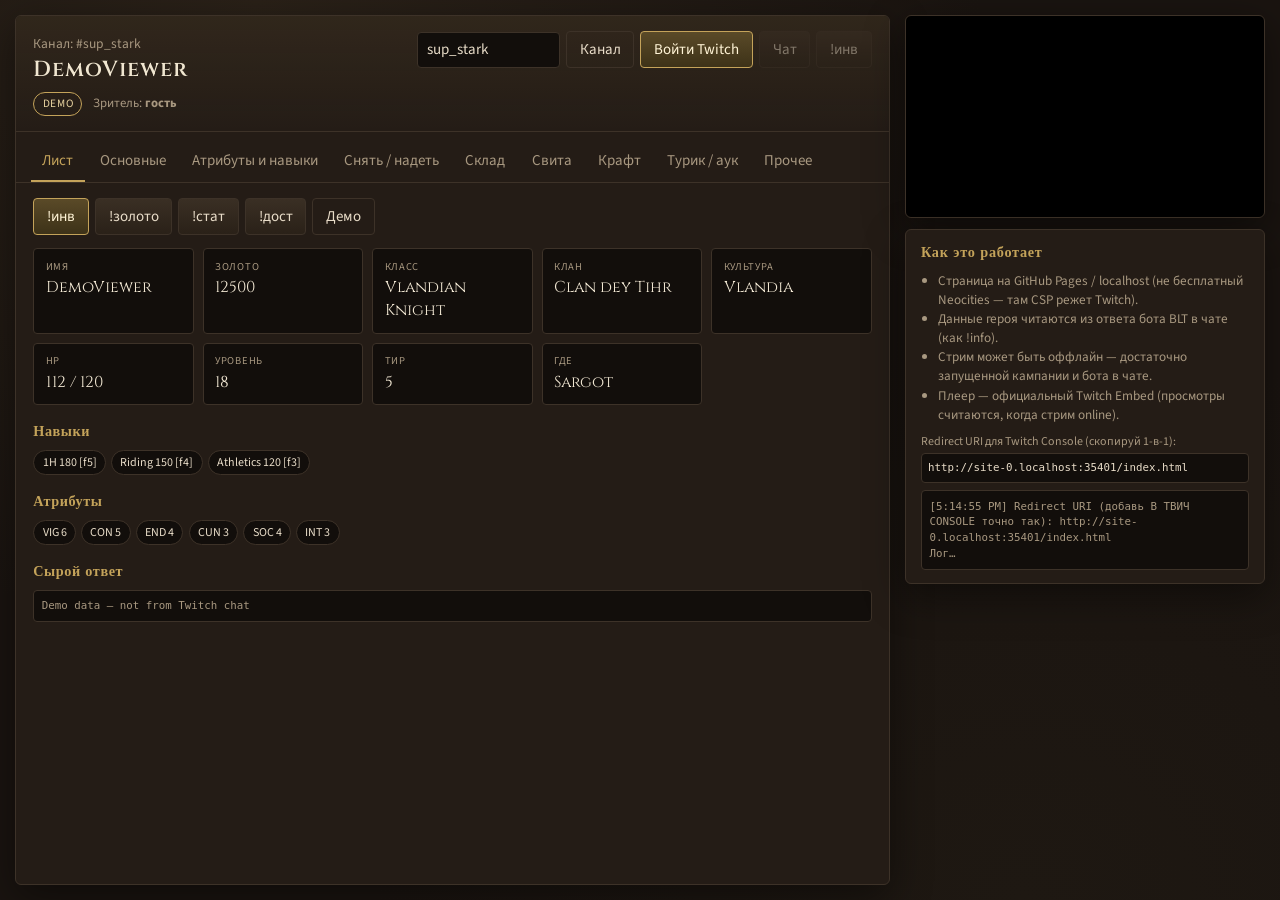
<file: index.html>
<!DOCTYPE html>
<html lang="ru">
  <head>
    <meta charset="UTF-8" />
    <meta name="viewport" content="width=device-width, initial-scale=1" />
    <title>BLT Character Sheet</title>
    <link rel="preconnect" href="https://fonts.googleapis.com" />
    <link rel="preconnect" href="https://fonts.gstatic.com" crossorigin />
    <link
      href="https://fonts.googleapis.com/css2?family=Cinzel:wght@500;600&family=Source+Sans+3:wght@400;600&display=swap"
      rel="stylesheet"
    />
    <link rel="stylesheet" href="./css/sheet.css" />
  </head>
  <body>
    <div class="app-shell">
      <main class="sheet">
        <header class="sheet-header">
          <div>
            <p class="sheet-sub" id="sheet-sub">Канал: #…</p>
            <h1 class="sheet-title" id="hero-name">—</h1>
            <div style="margin-top: 0.45rem">
              <span class="status-pill" id="conn-status" data-state="offline">Offline</span>
              <span class="muted" style="margin-left: 0.5rem; font-size: 0.85rem"
                >Зритель: <strong id="user-label">гость</strong></span
              >
            </div>
          </div>
          <div class="header-actions">
            <input
              id="channel-input"
              placeholder="канал стримера"
              style="
                width: 9.5rem;
                background: #120e0b;
                border: 1px solid #3d3228;
                border-radius: 4px;
                padding: 0.4rem 0.55rem;
              "
            />
            <button type="button" id="btn-apply-channel" class="ghost">Канал</button>
            <button type="button" id="btn-login" class="primary">Войти Twitch</button>
            <button type="button" id="btn-logout" hidden>Выйти</button>
            <button type="button" id="btn-connect">Чат</button>
            <button type="button" id="btn-refresh" disabled>!инв</button>
          </div>
        </header>

        <nav class="tabs" id="tabs" aria-label="Модули листа"></nav>
        <div class="module-host" id="module-host"></div>
      </main>

      <aside class="player-dock">
        <div class="player-frame" id="twitch-player"></div>
        <section class="side-card">
          <h2>Как это работает</h2>
          <ul>
            <li>Страница на GitHub Pages / localhost (не бесплатный Neocities — там CSP режет Twitch).</li>
            <li>Данные героя читаются из ответа бота BLT в чате (как !info).</li>
            <li>Стрим может быть оффлайн — достаточно запущенной кампании и бота в чате.</li>
            <li>Плеер — официальный Twitch Embed (просмотры считаются, когда стрим online).</li>
          </ul>
          <p class="muted" style="margin: 0.6rem 0 0.2rem; font-size: 0.8rem">
            Redirect URI для Twitch Console (скопируй 1-в-1):
          </p>
          <code
            id="redirect-uri-hint"
            style="
              display: block;
              word-break: break-all;
              font-size: 0.72rem;
              color: #e8dcc8;
              background: #120e0b;
              border: 1px solid #3d3228;
              padding: 0.4rem;
              border-radius: 4px;
            "
            >…</code
          >
          <div class="log-box" id="event-log">Лог…</div>
        </section>
      </aside>
    </div>

    <div class="toast" id="toast" role="status"></div>

    <script src="./config.js"></script>
    <script type="module" src="./js/app.js"></script>
  </body>
</html>
</file>
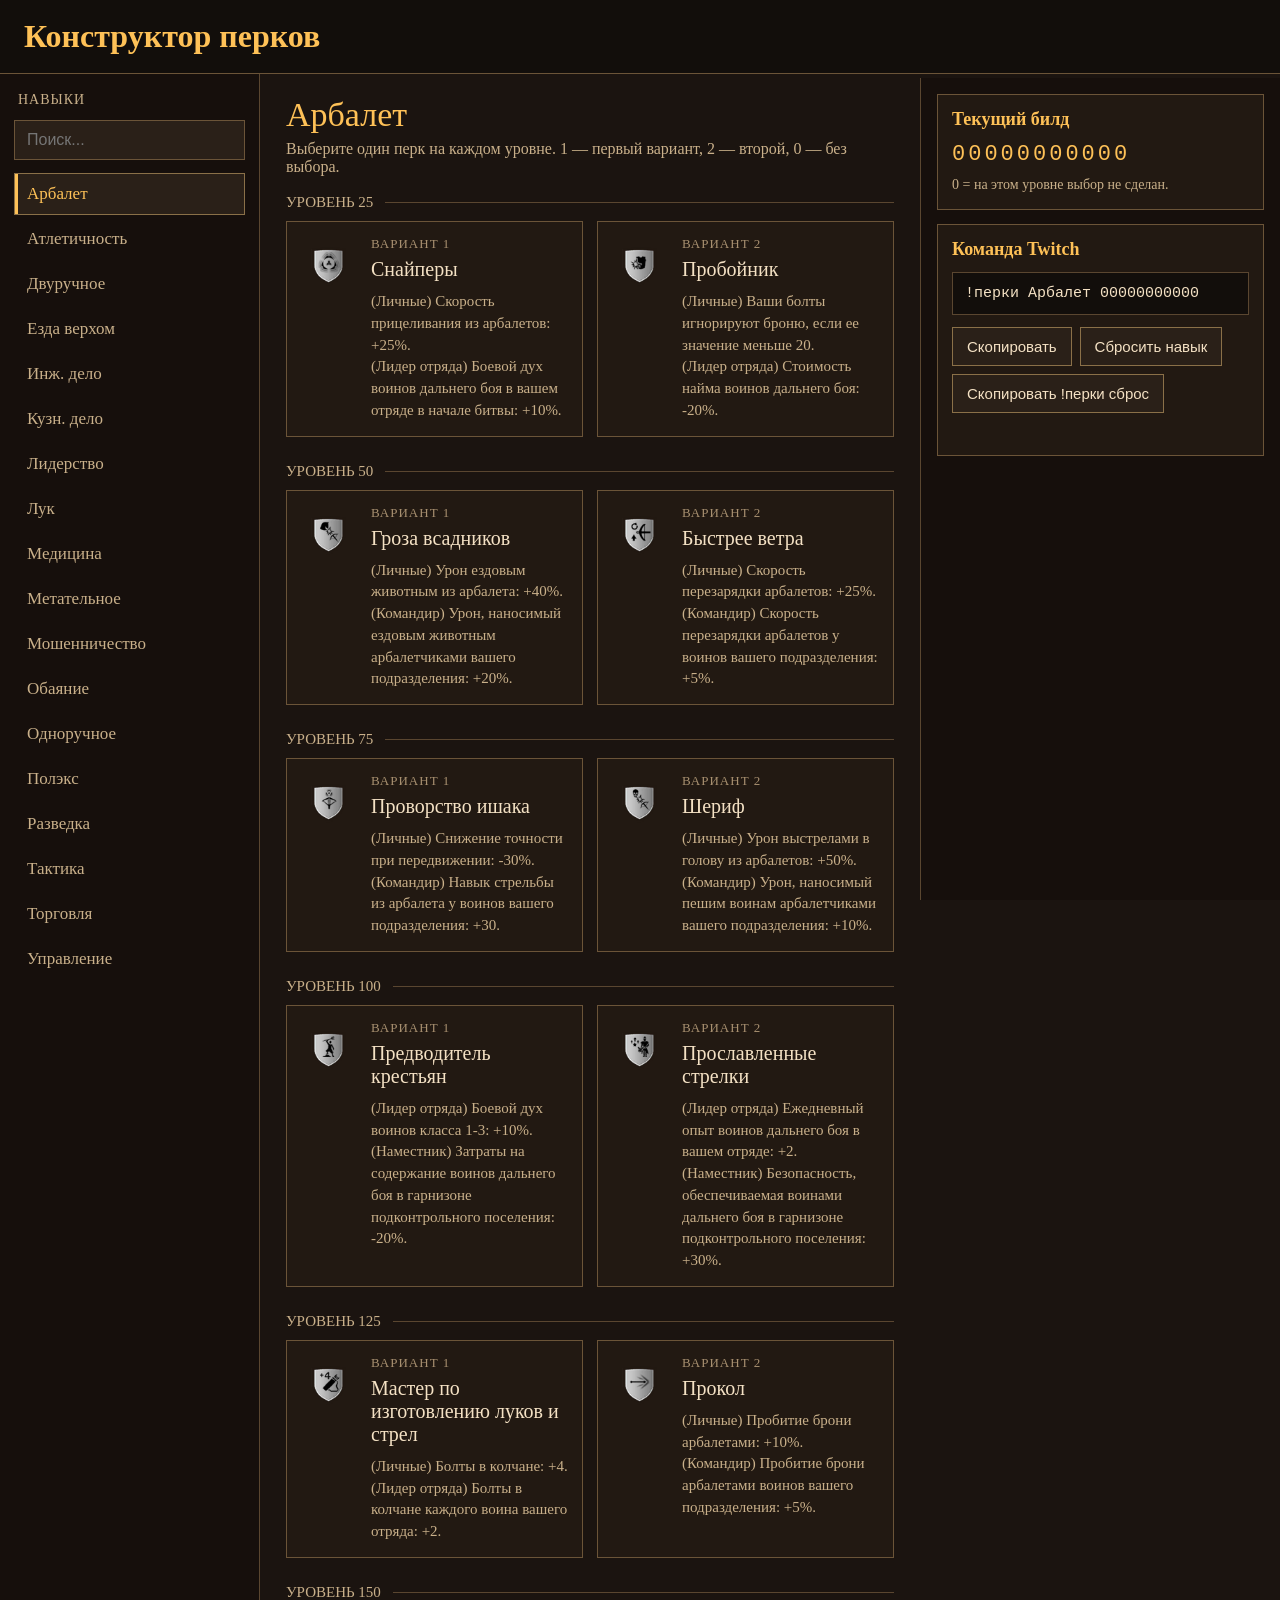
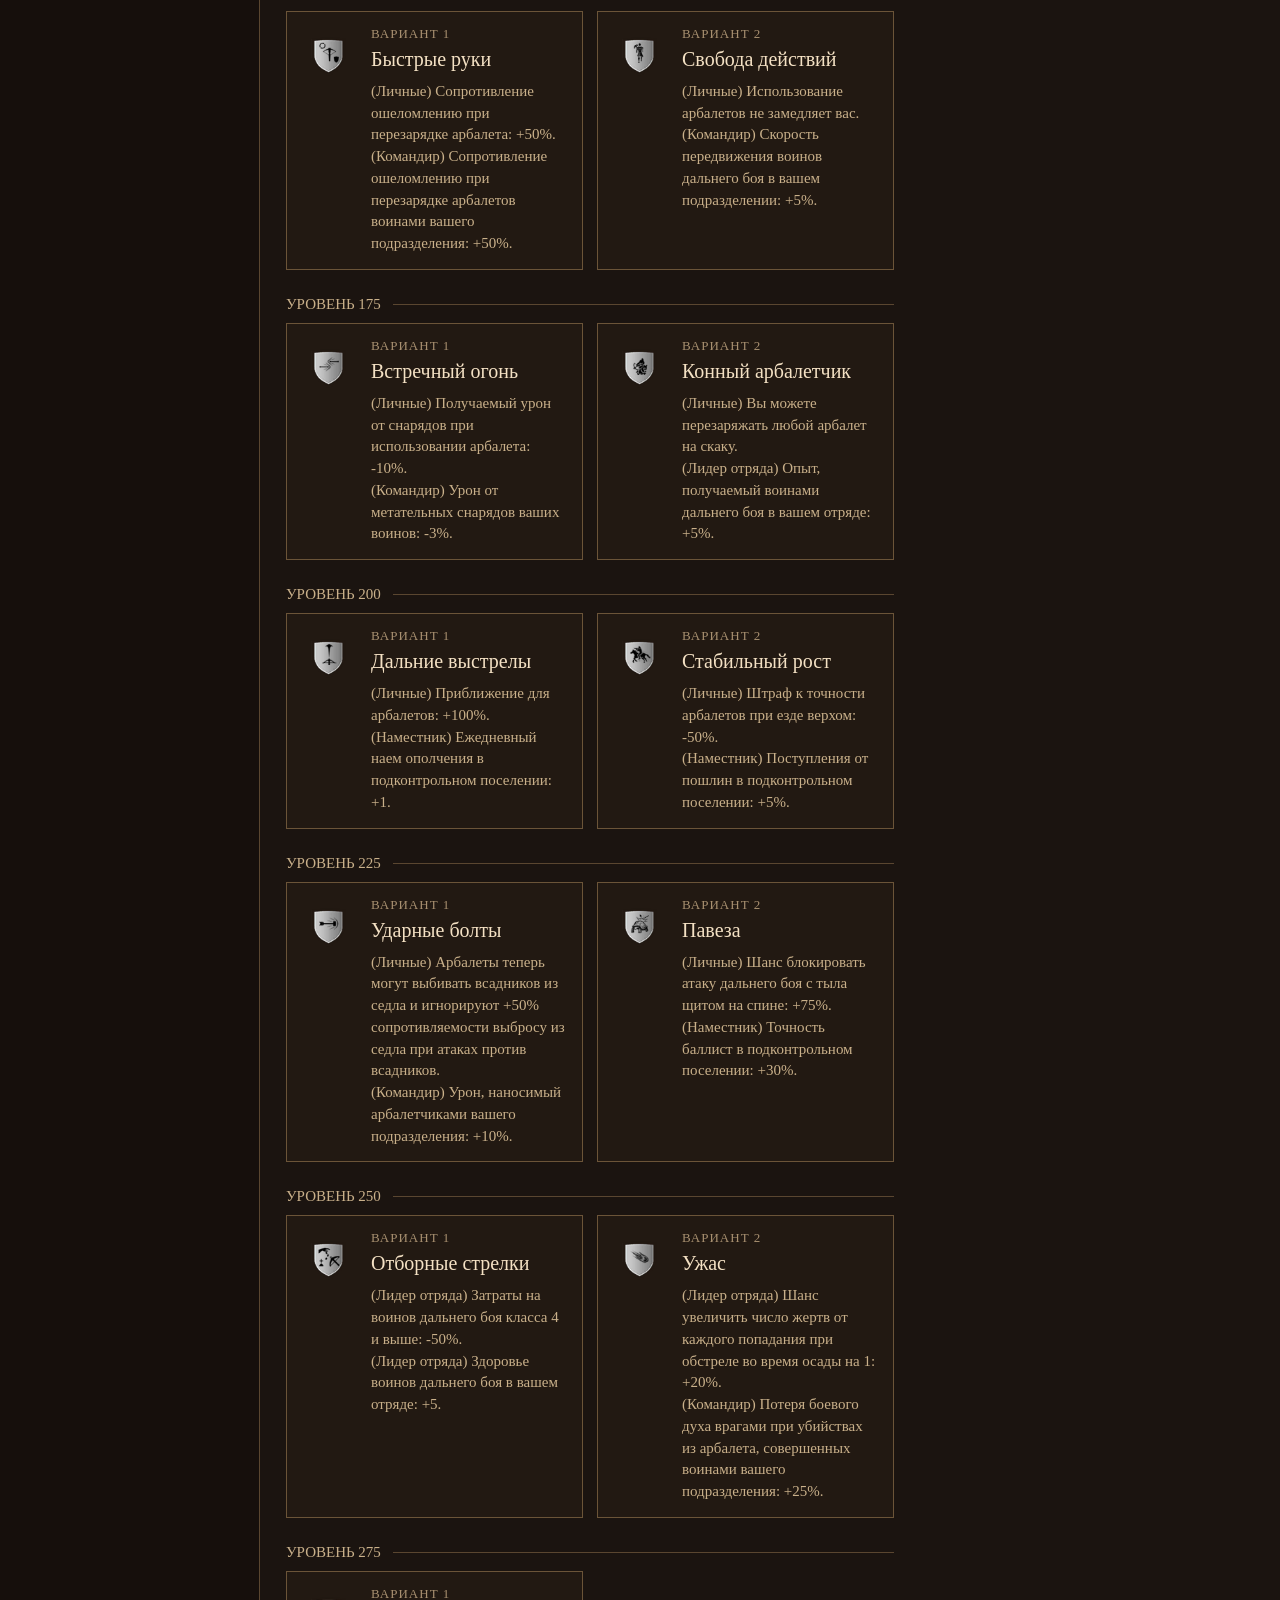
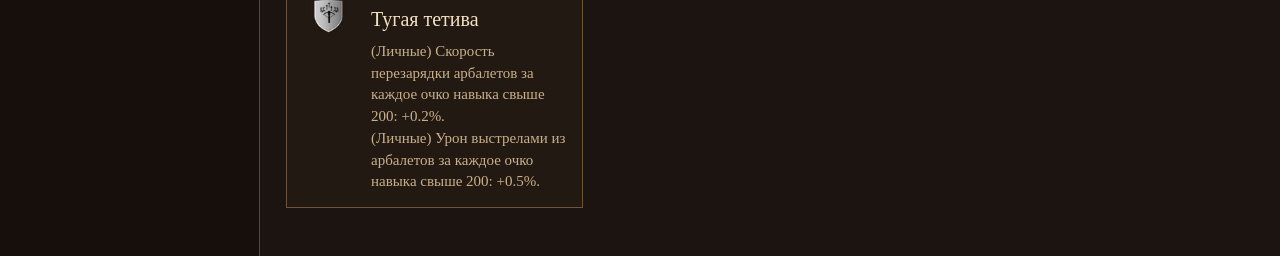
<file: perks.html>
﻿<!DOCTYPE html><html lang="ru"><head><meta charset="utf-8"/>
<meta name="viewport" content="width=device-width,initial-scale=1"/>
<title>Perk Builder</title><style>
*{box-sizing:border-box}body{margin:0;background:#1b1410;color:#f4e1c4;font-family:Garamond,'Palatino Linotype',serif;font-size:17px;}
header{padding:18px 24px;background:#120e0b;border-bottom:1px solid #6b5438;position:sticky;top:0;z-index:20;}
h1{margin:0;font-size:32px;color:#fec157;}
.layout{display:grid;grid-template-columns:260px 1fr 360px;min-height:calc(100vh - 78px);}
nav{border-right:1px solid #5a4630;background:#160f0c;padding:14px;overflow:auto;}
.nav-title{color:#c9b08a;font-size:14px;letter-spacing:1px;margin:4px 4px 12px;text-transform:uppercase;}
nav input{width:100%;background:#2a2018;color:#f4e1c4;border:1px solid #6b5438;padding:10px 12px;margin-bottom:10px;font-size:16px;}
.skill{padding:10px 12px;margin:3px 0;border:1px solid transparent;color:#c9b08a;cursor:pointer;font-size:17px;}
.skill:hover{background:#221912;border-color:#6b5438;}
.skill.active{color:#fec157;background:#2a2018;border-color:#8a7048;box-shadow:inset 3px 0 #fec157;}
main{padding:22px 26px;overflow:auto;}
.skill-head{margin-bottom:18px;}
.skill-name{font-size:34px;color:#fec157;}
.skill-info{font-size:16px;color:#c9b08a;margin-top:6px;}
.tier{margin:0 0 26px;}
.tier-label{display:flex;align-items:center;gap:12px;color:#c9b08a;font-size:15px;margin-bottom:10px;}
.tier-label:after{content:"";height:1px;background:#5a4630;flex:1;}
.pair{display:grid;grid-template-columns:1fr 1fr;gap:14px;}
.perk{position:relative;min-height:150px;padding:14px 14px 14px 84px;background:#221912;border:1px solid #6b5438;cursor:pointer;}
.perk:hover{border-color:#a89070;}
.perk.selected{border-color:#fec157;box-shadow:inset 0 0 0 1px #fec157;}
.icon{position:absolute;left:14px;top:14px;width:56px;height:60px;object-fit:contain;}
.choice{font-size:13px;color:#a89070;text-transform:uppercase;letter-spacing:1px;}
.name{font-size:20px;color:#f4e1c4;margin:6px 0 10px;}
.desc{font-size:15px;color:#c9b08a;line-height:1.45;white-space:pre-line;}
.right{border-left:1px solid #5a4630;background:#160f0c;padding:16px;position:sticky;top:78px;height:calc(100vh - 78px);overflow:auto;}
.card{background:#221912;border:1px solid #6b5438;padding:14px;margin-bottom:14px;}
.card h3{margin:0 0 12px;font-size:18px;color:#fec157;}
.build{font:22px Consolas,monospace;letter-spacing:3px;color:#fec157;word-break:break-all;}
.command{font:15px Consolas,monospace;color:#f4e1c4;background:#120e0b;border:1px solid #5a4630;padding:12px;word-break:break-all;}
button{font:15px Segoe UI,Arial,sans-serif;color:#f4e1c4;background:#2a2018;border:1px solid #8a7048;padding:10px 14px;cursor:pointer;}
button:hover{background:#3a2c20;}
.actions{display:flex;gap:8px;flex-wrap:wrap;margin-top:12px;}
.status{font-size:15px;color:#9fdf7a;min-height:18px;margin-top:10px;}
.hint{font-size:14px;color:#c9b08a;line-height:1.45;margin-top:8px;}
@media(max-width:1100px){.layout{grid-template-columns:200px 1fr}.right{grid-column:1/-1;position:static;height:auto;border-left:0;border-top:1px solid #5a4630}}
@media(max-width:720px){.layout{display:block}nav{max-height:220px}.pair{grid-template-columns:1fr}}
</style></head><body>
<header><h1>Конструктор перков</h1></header>
<div class="layout"><nav><div class="nav-title">Навыки</div>
<input id="search" placeholder="Поиск..."/>
<div id="skills"></div></nav>
<main><div class="skill-head"><div id="title" class="skill-name"></div>
<div id="skillInfo" class="skill-info">Выберите один перк на каждом уровне. 1 — первый вариант, 2 — второй, 0 — без выбора.</div></div>
<div id="perks"></div></main>
<aside class="right">
<div class="card"><h3>Текущий билд</h3><div id="build" class="build"></div>
<div class="hint">0 = на этом уровне выбор не сделан.</div></div>
<div class="card"><h3>Команда Twitch</h3><div id="command" class="command"></div>
<div class="actions"><button type="button" onclick="copyCommand()">Скопировать</button>
<button type="button" onclick="resetSkill()">Сбросить навык</button>
<button type="button" onclick="copyReset()">Скопировать !перки сброс</button></div>
<div id="status" class="status"></div></div>
</aside></div><script>
var DATA={"Crossbow":{id:"Crossbow",name:"Арбалет",tiers:[{level:25,choices:[{choice:1,id:"CrossbowMarksmen",name:"Снайперы",desc:"(Личные) Скорость прицеливания из арбалетов: +25%.\n(Лидер отряда) Боевой дух воинов дальнего боя в вашем отряде в начале битвы: +10%.",icon:"perk-icons/CrossbowMarksmen.png"},{choice:2,id:"CrossbowPiercer",name:"Пробойник",desc:"(Личные) Ваши болты игнорируют броню, если ее значение меньше 20.\n(Лидер отряда) Стоимость найма воинов дальнего боя: -20%.",icon:"perk-icons/CrossbowPiercer.png"}]},{level:50,choices:[{choice:1,id:"CrossbowUnhorser",name:"Гроза всадников",desc:"(Личные) Урон ездовым животным из арбалета: +40%.\n(Командир) Урон, наносимый ездовым животным арбалетчиками вашего подразделения: +20%.",icon:"perk-icons/CrossbowUnhorser.png"},{choice:2,id:"CrossbowWindWinder",name:"Быстрее ветра",desc:"(Личные) Скорость перезарядки арбалетов: +25%.\n(Командир) Скорость перезарядки арбалетов у воинов вашего подразделения: +5%.",icon:"perk-icons/CrossbowWindWinder.png"}]},{level:75,choices:[{choice:1,id:"CrossbowDonkeysSwiftness",name:"Проворство ишака",desc:"(Личные) Снижение точности при передвижении: -30%.\n(Командир) Навык стрельбы из арбалета у воинов вашего подразделения: +30.",icon:"perk-icons/CrossbowDonkeysSwiftness.png"},{choice:2,id:"CrossbowSheriff",name:"Шериф",desc:"(Личные) Урон выстрелами в голову из арбалетов: +50%.\n(Командир) Урон, наносимый пешим воинам арбалетчиками вашего подразделения: +10%.",icon:"perk-icons/CrossbowSheriff.png"}]},{level:100,choices:[{choice:1,id:"CrossbowPeasantLeader",name:"Предводитель крестьян",desc:"(Лидер отряда) Боевой дух воинов класса 1-3: +10%.\n(Наместник) Затраты на содержание воинов дальнего боя в гарнизоне подконтрольного поселения: -20%.",icon:"perk-icons/CrossbowPeasantLeader.png"},{choice:2,id:"CrossbowRenownMarksmen",name:"Прославленные стрелки",desc:"(Лидер отряда) Ежедневный опыт воинов дальнего боя в вашем отряде: +2.\n(Наместник) Безопасность, обеспечиваемая воинами дальнего боя в гарнизоне подконтрольного поселения: +30%.",icon:"perk-icons/CrossbowRenownMarksmen.png"}]},{level:125,choices:[{choice:1,id:"CrossbowFletcher",name:"Мастер по изготовлению луков и стрел",desc:"(Личные) Болты в колчане: +4.\n(Лидер отряда) Болты в колчане каждого воина вашего отряда: +2.",icon:"perk-icons/CrossbowFletcher.png"},{choice:2,id:"CrossbowPuncture",name:"Прокол",desc:"(Личные) Пробитие брони арбалетами: +10%.\n(Командир) Пробитие брони арбалетами воинов вашего подразделения: +5%.",icon:"perk-icons/CrossbowPuncture.png"}]},{level:150,choices:[{choice:1,id:"CrossbowDeftHands",name:"Быстрые руки",desc:"(Личные) Сопротивление ошеломлению при перезарядке арбалета: +50%.\n(Командир) Сопротивление ошеломлению при перезарядке арбалетов воинами вашего подразделения: +50%.",icon:"perk-icons/CrossbowDeftHands.png"},{choice:2,id:"CrossbowLooseAndMove",name:"Свобода действий",desc:"(Личные) Использование арбалетов не замедляет вас.\n(Командир) Скорость передвижения воинов дальнего боя в вашем подразделении: +5%.",icon:"perk-icons/CrossbowLooseAndMove.png"}]},{level:175,choices:[{choice:1,id:"CrossbowCounterFire",name:"Встречный огонь",desc:"(Личные) Получаемый урон от снарядов при использовании арбалета: -10%.\n(Командир) Урон от метательных снарядов ваших воинов: -3%.",icon:"perk-icons/CrossbowCounterFire.png"},{choice:2,id:"CrossbowMountedCrossbowman",name:"Конный арбалетчик",desc:"(Личные) Вы можете перезаряжать любой арбалет на скаку.\n(Лидер отряда) Опыт, получаемый воинами дальнего боя в вашем отряде: +5%.",icon:"perk-icons/CrossbowMountedCrossbowman.png"}]},{level:200,choices:[{choice:1,id:"CrossbowLongShots",name:"Дальние выстрелы",desc:"(Личные) Приближение для арбалетов: +100%.\n(Наместник) Ежедневный наем ополчения в подконтрольном поселении: +1.",icon:"perk-icons/CrossbowLongShots.png"},{choice:2,id:"CrossbowSteady",name:"Стабильный рост",desc:"(Личные) Штраф к точности арбалетов при езде верхом: -50%.\n(Наместник) Поступления от пошлин в подконтрольном поселении: +5%.",icon:"perk-icons/CrossbowSteady.png"}]},{level:225,choices:[{choice:1,id:"CrossbowHammerBolts",name:"Ударные болты",desc:"(Личные) Арбалеты теперь могут выбивать всадников из седла и игнорируют +50% сопротивляемости выбросу из седла при атаках против всадников.\n(Командир) Урон, наносимый арбалетчиками вашего подразделения: +10%.",icon:"perk-icons/CrossbowHammerBolts.png"},{choice:2,id:"CrossbowPavise",name:"Павеза",desc:"(Личные) Шанс блокировать атаку дальнего боя с тыла щитом на спине: +75%.\n(Наместник) Точность баллист в подконтрольном поселении: +30%.",icon:"perk-icons/CrossbowPavise.png"}]},{level:250,choices:[{choice:1,id:"CrossbowBoltenGuard",name:"Отборные стрелки",desc:"(Лидер отряда) Затраты на воинов дальнего боя класса 4 и выше: -50%.\n(Лидер отряда) Здоровье воинов дальнего боя в вашем отряде: +5.",icon:"perk-icons/CrossbowBoltenGuard.png"},{choice:2,id:"CrossbowTerror",name:"Ужас",desc:"(Лидер отряда) Шанс увеличить число жертв от каждого попадания при обстреле во время осады на 1: +20%.\n(Командир) Потеря боевого духа врагами при убийствах из арбалета, совершенных воинами вашего подразделения: +25%.",icon:"perk-icons/CrossbowTerror.png"}]},{level:275,choices:[{choice:1,id:"CrossbowMightyPull",name:"Тугая тетива",desc:"(Личные) Скорость перезарядки арбалетов за каждое очко навыка свыше 200: +0.2%.\n(Личные) Урон выстрелами из арбалетов за каждое очко навыка свыше 200: +0.5%.",icon:"perk-icons/CrossbowMightyPull.png"}]}]},"Athletics":{id:"Athletics",name:"Атлетичность",tiers:[{level:25,choices:[{choice:1,id:"AthleticsMorningExercise",name:"Утренняя зарядка",desc:"(Личные) Скорость передвижения в бою: +3%.\n(Командир) Скорость передвижения воинов вашего подразделения в бою: +5%.",icon:"perk-icons/AthleticsMorningExercise.png"},{choice:2,id:"AthleticsWellBuilt",name:"Хорошее сложение",desc:"(Личные) Очки здоровья: +5.\n(Лидер отряда) Здоровье пеших воинов в вашем отряде: +5.",icon:"perk-icons/AthleticsWellBuilt.png"}]},{level:50,choices:[{choice:1,id:"AthleticsFormFittingArmor",name:"Подогнанная броня",desc:"(Личные) Вес брони: -15%.\n(Командир) Скорость передвижения пеших воинов класса 3 и выше из вашего подразделения в бою: +4%.",icon:"perk-icons/AthleticsFormFittingArmor.png"},{choice:2,id:"AthleticsFury",name:"Ярость",desc:"(Личные) Сбалансированность оружия при ходьбе: +10%.\n(Командир) Сбалансированность оружия пеших воинов вашего подразделения: +10%.",icon:"perk-icons/AthleticsFury.png"}]},{level:75,choices:[{choice:1,id:"AthleticsImposingStature",name:"Внушительная комплекция",desc:"(Личные) Шанс убеждения: +30%.\n(Лидер отряда) Размер отряда: +5.",icon:"perk-icons/AthleticsImposingStature.png"},{choice:2,id:"AthleticsStamina",name:"Выносливость",desc:"(Личные) Восстановление расхода выносливости для ремесел: +50%.\n(Лидер отряда) Максимум пленников: +5. Снижение шанса побега ваших пленников на 10%.",icon:"perk-icons/AthleticsStamina.png"}]},{level:100,choices:[{choice:1,id:"AthleticsPowerful",name:"Могущественная персона",desc:"(Личные) Урон оружием ближнего боя: +4%.\n(Командир) Урон, наносимый воинами вашего подразделения в ближнем бою: +2%.",icon:"perk-icons/AthleticsPowerful.png"},{choice:2,id:"AthleticsSprint",name:"Рывок",desc:"(Личные) Скорость передвижения в бою без щитов и оружия дальнего боя: +5%.\n(Командир) Скорость передвижения пеших воинов вашего подразделения в бою: +3%.",icon:"perk-icons/AthleticsSprint.png"}]},{level:125,choices:[{choice:1,id:"AthleticsBraced",name:"Укрепленный обручем",desc:"(Личные) Получаемый урон при столкновении: -40%.\n(Командир) Урон, получаемый воинами вашего подразделения при столкновении с врагом: -30%.",icon:"perk-icons/AthleticsBraced.png"},{choice:2,id:"AthleticsSurgingBlow",name:"Сокрушительный удар",desc:"(Личные) Скоростной урон пешком: +30%.\n(Командир) Скоростной урон воинов вашего подразделения: +30%.",icon:"perk-icons/AthleticsSurgingBlow.png"}]},{level:150,choices:[{choice:1,id:"AthleticsAGoodDaysRest",name:"День отдыха",desc:"(Лидер отряда) Восстановление здоровья при ожидании в поселениях: +10%.\n(Лидер отряда) Ежедневный опыт пеших воинов при ожидании в поселениях: +10.",icon:"perk-icons/AthleticsAGoodDaysRest.png"},{choice:2,id:"AthleticsWalkItOff",name:"Лечение на ходу",desc:"(Лидер отряда) Восстановление здоровья в пути: +10%.\n(Лидер отряда) Ежедневный опыт пеших воинов в путешествиях: +3.",icon:"perk-icons/AthleticsWalkItOff.png"}]},{level:175,choices:[{choice:1,id:"AthleticsDurable",name:"Прочность",desc:"(Личные) Выносливость: +1.\n(Наместник) Ежедневный прирост верности в подконтрольном поселении: +1.",icon:"perk-icons/AthleticsDurable.png"},{choice:2,id:"AthleticsEnergetic",name:"Энергичный",desc:"(Лидер отряда) Штраф к скорости из-за перегруза: -20%.\n(Наместник) Скорость прироста очагов в деревнях, связанных с подконтрольным поселением: +20%.",icon:"perk-icons/AthleticsEnergetic.png"}]},{level:200,choices:[{choice:1,id:"AthleticsSteady",name:"Стабильный рост",desc:"(Личные) Контроль: +1.\n(Наместник) Скорость производства на фермах, рудниках, лесопилках и в глиняных карьерах, связанных с подконтрольным поселением: +10%.",icon:"perk-icons/AthleticsSteady.png"},{choice:2,id:"AthleticsStrong",name:"Сильный",desc:"(Личные) Энергия: +1.\n(Лидер отряда) Скорость отряда при наличии в нем пеших воинов: +5%.",icon:"perk-icons/AthleticsStrong.png"}]},{level:225,choices:[{choice:1,id:"AthleticsStrongArms",name:"Сильные руки",desc:"(Личные) Урон метательным оружием: +5%.\n(Командир) Навык метания у воинов вашего подразделения: +20.",icon:"perk-icons/AthleticsStrongArms.png"},{choice:2,id:"AthleticsStrongLegs",name:"Сильные ноги",desc:"(Личные) Получаемый урон от падений: -50%. Наносимый урон от пинков: +100%.\n(Наместник) Потребление продовольствия в осажденном подконтрольном поселении: -20%.",icon:"perk-icons/AthleticsStrongLegs.png"}]},{level:250,choices:[{choice:1,id:"AthleticsIgnorePain",name:"Игнорирование боли",desc:"(Личные) Броня при ходьбе: +10%.\n(Командир) Прочность всех используемых деталей брони у пеших воинов вашего подразделения: +5.",icon:"perk-icons/AthleticsIgnorePain.png"},{choice:2,id:"AthleticsSpartan",name:"Спартанское воспитание",desc:"(Личные) Сопротивление ошеломлению при ходьбе: +50%.\n(Лидер отряда) Потребление продовольствия в вашем отряде: -20%.",icon:"perk-icons/AthleticsSpartan.png"}]},{level:275,choices:[{choice:1,id:"AthleticsMightyBlow",name:"Мощный удар ",desc:"(Личные) Оглушение после блокирования вашей атаки длится дольше.\n(Личные) Здоровье за каждое очко навыка свыше 250: +1.",icon:"perk-icons/AthleticsMightyBlow.png"}]}]},"TwoHanded":{id:"TwoHanded",name:"Двуручное",tiers:[{level:25,choices:[{choice:1,id:"TwoHandedStrongGrip",name:"Сильная хватка",desc:"(Личные) Сбалансированность двуручного оружия: +10%.\n(Командир) Навык владения двуручным оружием у пеших воинов вашего подразделения: +30.",icon:"perk-icons/TwoHandedStrongGrip.png"},{choice:2,id:"TwoHandedWoodChopper",name:"Дровосек",desc:"(Личные) Урон щитам двуручным оружием: +30%.\n(Командир) Урон, наносимый щитам воинами вашего подразделения: +15%.",icon:"perk-icons/TwoHandedWoodChopper.png"}]},{level:50,choices:[{choice:1,id:"TwoHandedHeadBasher",name:"Крушитель черепов",desc:"(Личные) Урон двуручными топорами и булавами: +10%.\n(Командир) Урон, наносимый пешими воинами вашего подразделения: +2%.",icon:"perk-icons/TwoHandedHeadBasher.png"},{choice:2,id:"TwoHandedOnTheEdge",name:"На грани",desc:"(Личные) Скорость взмаха двуручным оружием: +3%.\n(Командир) Скорость взмаха пеших воинов вашего подразделения: +2%.",icon:"perk-icons/TwoHandedOnTheEdge.png"}]},{level:75,choices:[{choice:1,id:"TwoHandedBaptisedInBlood",name:"Крещение кровью",desc:"(Личные) Опыт для пеших воинов вашего отряда за каждого врага, убитого вами двуручным оружием: +5.\n(Лидер отряда) Опыт, получаемый воинами ближнего боя в вашем отряде после каждой битвы: +5%.",icon:"perk-icons/TwoHandedBaptisedInBlood.png"},{choice:2,id:"TwoHandedShowOfStrength",name:"Демонстрация силы",desc:"(Личные) Двуручное оружие, способное игнорировать +30% сопротивляемости сбиванию на землю при атаках взмахом.\n(Лидер отряда) Стоимость найма пеших воинов: -20%.",icon:"perk-icons/TwoHandedShowOfStrength.png"}]},{level:100,choices:[{choice:1,id:"TwoHandedBeastSlayer",name:"Убийца чудовищ",desc:"(Личные) Урон ездовым животным двуручным оружием: +50%.\n(Командир) Урон, наносимый ездовым животным воинами вашего подразделения: +10%.",icon:"perk-icons/TwoHandedBeastSlayer.png"},{choice:2,id:"TwoHandedShieldBreaker",name:"Щитолом",desc:"(Личные) Урон щитам двуручным оружием: +40%.\n(Командир) Урон, наносимый щитам воинами вашего подразделения: +10%.",icon:"perk-icons/TwoHandedShieldBreaker.png"}]},{level:125,choices:[{choice:1,id:"TwoHandedBerserker",name:"Берсерк",desc:"(Личные) Урон, наносимый двуручным оружием при запасе здоровья менее половины: +20%.\n(Наместник) Затраты на содержание гарнизона в подконтрольном поселении: -10%.",icon:"perk-icons/TwoHandedBerserker.png"},{choice:2,id:"TwoHandedConfidence",name:"Уверенность",desc:"(Личные) Урон, наносимый двуручным оружием при запасе здоровья более 90%: +15%.\n(Наместник) Скорость завершения военных проектов в подконтрольном поселении: +30%.",icon:"perk-icons/TwoHandedConfidence.png"}]},{level:150,choices:[{choice:1,id:"TwoHandedProjectileDeflection",name:"Отбивание снарядов",desc:"(Личные) Вы можете отбивать снаряды двуручным оружием, поставив блок.\n(Наместник) Опыт воинов в гарнизоне подконтрольного поселения: +10.",icon:"perk-icons/TwoHandedProjectileDeflection.png"}]},{level:175,choices:[{choice:1,id:"TwoHandedHope",name:"Надежда",desc:"(Личные) Боевой дух дружественных войск при убийстве вами врага двуручным оружием: +30%.\n(Лидер отряда) Максимальная численность отряда: +5.",icon:"perk-icons/TwoHandedHope.png"},{choice:2,id:"TwoHandedTerror",name:"Ужас",desc:"(Личные) Боевой дух вражеских войск при убийстве вами врага двуручным оружием: +20%.\n(Лидер отряда) Максимум пленников: +10.",icon:"perk-icons/TwoHandedTerror.png"}]},{level:200,choices:[{choice:1,id:"TwoHandedRecklessCharge",name:"Безрассудная атака",desc:"(Личные) Скоростной урон с двуручным оружием пешком: +20%.\n(Командир) Урон и скорость передвижения пеших воинов вашего подразделения: +2%.",icon:"perk-icons/TwoHandedRecklessCharge.png"},{choice:2,id:"TwoHandedThickHides",name:"Толстые шкуры",desc:"(Личные) Очки здоровья: +5.\n(Лидер отряда) Здоровье воинов в вашем отряде: +5.",icon:"perk-icons/TwoHandedThickHides.png"}]},{level:225,choices:[{choice:1,id:"TwoHandedBladeMaster",name:"Мастер клинка",desc:"(Личные) Урон двуручным оружием: +10%.\n(Командир) Скорость атаки пеших воинов вашего подразделения: +2%.",icon:"perk-icons/TwoHandedBladeMaster.png"},{choice:2,id:"TwoHandedVandal",name:"Вандал",desc:"(Личные) Пробитие брони вашими атаками: +25%.\n(Командир) Урон, наносимый разрушаемым объектам воинами вашего подразделения: +20%.",icon:"perk-icons/TwoHandedVandal.png"}]},{level:250,choices:[{choice:1,id:"TwoHandedWayOfTheGreatAxe",name:"Путь большого топора",desc:"(Личные) Скорость атаки двуручным оружием за каждое очко навыка свыше 250: +0.2%.\n(Личные) Урон двуручным оружием за каждое очко навыка свыше 250: +0.5%.",icon:"perk-icons/TwoHandedWayOfTheGreatAxe.png"}]}]},"Riding":{id:"Riding",name:"Езда верхом",tiers:[{level:25,choices:[{choice:1,id:"RidingFullSpeed",name:"Полная скорость",desc:"(Личные) Наносимый урон при столкновении: +20%.\n(Командир) Урон при столкновении, наносимый воинами вашего подразделения: +10%.",icon:"perk-icons/RidingFullSpeed.png"},{choice:2,id:"RidingNimbleStead",name:"Стремительный скакун",desc:"(Личные) Маневренность: +10%.\n(Командир) Навык верховой езды у воинов вашего подразделения: +30.",icon:"perk-icons/RidingNimbleStead.png"}]},{level:50,choices:[{choice:1,id:"RidingVeterinary",name:"Ветеринар",desc:"(Личные) Здоровье вашего ездового животного: +20%.\n(Лидер отряда) Здоровье ездовых животных у воинов вашего отряда: +10%.",icon:"perk-icons/RidingVeterinary.png"},{choice:2,id:"RidingWellStraped",name:"Хорошая упряжь",desc:"(Личные) Шанс смерти или травмы вашего ездового животного при его падении во время битвы: -50%.\n(Наместник) Ежедневный прирост верности в подконтрольном поселении: +0.5.",icon:"perk-icons/RidingWellStraped.png"}]},{level:75,choices:[{choice:1,id:"RidingDeeperSacks",name:"Большие мешки",desc:"(Лидер отряда) Грузоподъемность вьючных животных в вашем отряде: +20%.\n(Лидер отряда) Штраф к торговле ездовыми животными: -10%.",icon:"perk-icons/RidingDeeperSacks.png"},{choice:2,id:"RidingNomadicTraditions",name:"Традиции кочевников",desc:"(Лидер отряда) Повышение скорости отряда от пеших воинов на лошадях: +30%.\n(Командир) Скоростной урон против кавалерии у пеших воинов вашего подразделения: +10%.",icon:"perk-icons/RidingNomadicTraditions.png"}]},{level:100,choices:[{choice:1,id:"RidingSagittarius",name:"Стрелец",desc:"(Личные) Штраф к точности при верховой езде: -15%.\n(Командир) Штраф к точности всадников вашего подразделения: -15%.",icon:"perk-icons/RidingSagittarius.png"},{choice:2,id:"RidingSweepingWind",name:"Стремительный ветер",desc:"(Личные) Максимальная скорость вашего ездового животного: +5%.\n(Лидер отряда) Скорость отряда: +2%.",icon:"perk-icons/RidingSweepingWind.png"}]},{level:125,choices:[{choice:1,id:"RidingReliefForce",name:"Подкрепление",desc:"(Лидер отряда) Боевой дух в начале битвы при присоединении к сражающимся союзникам: +10.\n(Наместник) Безопасность, обеспечиваемая всадниками гарнизона подконтрольного поселения: +20%.",icon:"perk-icons/RidingReliefForce.png"}]},{level:150,choices:[{choice:1,id:"RidingHorseArcher",name:"Конный лучник",desc:"(Личные) Урон оружием дальнего боя при езде верхом: +10%.\n(Командир) Урон, наносимый конными лучниками вашего подразделения: +5%.",icon:"perk-icons/RidingHorseArcher.png"},{choice:2,id:"RidingMountedWarrior",name:"Верховой воин",desc:"(Личные) Урон в ближнем бою верхом: +5%.\n(Командир) Урон, наносимый всадниками вашего подразделения в ближнем бою: +5%.",icon:"perk-icons/RidingMountedWarrior.png"}]},{level:175,choices:[{choice:1,id:"RidingBreeder",name:"Разводчик",desc:"(Лидер отряда) Ежедневный шанс размножения животных в вашем отряде: +1%.\n(Наместник) Скорость производства в деревнях, связанных с подконтрольным поселением: +5%.",icon:"perk-icons/RidingBreeder.png"},{choice:2,id:"RidingShepherd",name:"Пастух",desc:"(Лидер отряда) Штраф к скорости отряда при перегоне скота: -50%.\n(Наместник) Шанс рождения двух лошадей в деревнях, связанных с подконтрольным поселением: +15%.",icon:"perk-icons/RidingShepherd.png"}]},{level:200,choices:[{choice:1,id:"RidingAnnoyingBuzz",name:"Противное жужжание",desc:"(Личные) Штраф к боевому духу врагов при убийствах всадниками в дальнем бою: +20%.\n(Командир) Штраф к боевому духу врагов при убийствах, совершенных всадниками вашего подразделения в дальнем бою: +5%.",icon:"perk-icons/RidingAnnoyingBuzz.png"},{choice:2,id:"RidingThunderousCharge",name:"Грозная атака",desc:"(Личные) Штраф к боевому духу врагов при убийствах всадниками в ближнем бою: +20%.\n(Командир) Штраф к боевому духу врагов при убийствах, совершенных всадниками вашего подразделения в ближнем бою: +10%.",icon:"perk-icons/RidingThunderousCharge.png"}]},{level:225,choices:[{choice:1,id:"RidingCavalryTactics",name:"Кавалерийская тактика",desc:"(Глава клана) Скорость набора кавалерии в поселениях вашего клана: +30%.\n(Наместник) Расходы на всадников в гарнизоне подконтрольного поселения: -50.",icon:"perk-icons/RidingCavalryTactics.png"},{choice:2,id:"RidingMountedPatrols",name:"Конные дозорные отряды",desc:"(Лидер отряда) Шанс побега пленников от вашего отряда: -50%.\n(Наместник) Шанс побега пленников из подконтрольного поселения: -50%.",icon:"perk-icons/RidingMountedPatrols.png"}]},{level:250,choices:[{choice:1,id:"RidingDauntlessSteed",name:"Бесстрашный скакун",desc:"(Личные) Сопротивление ошеломлению при езде верхом: +50%.\n(Командир) Прочность всех используемых деталей брони у конных воинов вашего подразделения: +5.",icon:"perk-icons/RidingDauntlessSteed.png"},{choice:2,id:"RidingToughSteed",name:"Крепкий скакун",desc:"(Личные) Броня вашего ездового животного: +20%.\n(Командир) Броня ездовых животных у воинов вашего подразделения: +10.",icon:"perk-icons/RidingToughSteed.png"}]},{level:275,choices:[{choice:1,id:"RidingTheWayOfTheSaddle",name:"Путь седла",desc:"(Личные) Урон при столкновении и маневрах за каждое очко навыка свыше 250: +0.3.",icon:"perk-icons/RidingTheWayOfTheSaddle.png"}]}]},"Engineering":{id:"Engineering",name:"Инж. дело",tiers:[{level:25,choices:[{choice:1,id:"EngineeringScaffolds",name:"Леса",desc:"(Инженер) Скорость строительства недальнобойных осадных орудий: +10%.\n(Личные) Прочность щита: +30%.",icon:"perk-icons/EngineeringScaffolds.png"},{choice:2,id:"EngineeringTorsionEngines",name:"Торсионные орудия",desc:"(Инженер) Скорость строительства дальнобойных осадных орудий: +10%.\n(Личные) Урон арбалетчикам: +3.",icon:"perk-icons/EngineeringTorsionEngines.png"}]},{level:50,choices:[{choice:1,id:"EngineeringDungeonArchitect",name:"Строитель темниц",desc:"(Инженер) Шанс попадания по дальнобойным осадным орудиям при обстреле: -25%.\n(Наместник) Шанс побега пленников из тюрем подконтрольного поселения: -25%.",icon:"perk-icons/EngineeringDungeonArchitect.png"},{choice:2,id:"EngineeringSiegeWorks",name:"Осадное дело",desc:"(Инженер) Прочность дальнобойных осадных орудий: +10%.\n(Наместник) Готовые катапульты в начале осады подконтрольного поселения: +1.",icon:"perk-icons/EngineeringSiegeWorks.png"}]},{level:75,choices:[{choice:1,id:"EngineeringCarpenters",name:"Плотники",desc:"(Инженер) Прочность таранов и осадных башен: +33%.\n(Наместник) Скорость завершения проектов в подконтрольном городе: +12%.",icon:"perk-icons/EngineeringCarpenters.png"},{choice:2,id:"EngineeringMilitaryPlanner",name:"Военное планирование",desc:"(Инженер) Боеприпасы воинов дальнего боя при осаде: +50%.\n(Наместник) Скорость завершения проектов в подконтрольном замке: +25%.",icon:"perk-icons/EngineeringMilitaryPlanner.png"}]},{level:100,choices:[{choice:1,id:"EngineeringDreadfulSieger",name:"Гроза крепостей",desc:"(Наместник) Точность ваших осадных орудий в подконтрольном поселении при обстреле во время осады: +10%.\n(Командир) Урон, наносимый арбалетчиками вашего подразделения: +5%.",icon:"perk-icons/EngineeringDreadfulSieger.png"},{choice:2,id:"EngineeringWallBreaker",name:"Стенолом",desc:"(Инженер) Урон, наносимый стенам во время обстрела при осаде: +25%.\n(Командир) Урон, наносимый по щитам воинами вашего подразделения: +10%.",icon:"perk-icons/EngineeringWallBreaker.png"}]},{level:125,choices:[{choice:1,id:"EngineeringForeman",name:"Распорядитель",desc:"(Инженер) Точность мангонелей и требушетов при обстреле во время осады: +10%.\n(Наместник) Благополучие при завершении проекта в подконтрольном поселении: +100.",icon:"perk-icons/EngineeringForeman.png"},{choice:2,id:"EngineeringSalvager",name:"Снабженец",desc:"(Инженер) Точность баллист при обстреле во время осады: +20%.\n(Наместник) Ускорение строительства осадных орудий за каждого ополченца: +0.1%.",icon:"perk-icons/EngineeringSalvager.png"}]},{level:150,choices:[{choice:1,id:"EngineeringSiegeEngineer",name:"Осадный инженер",desc:"(Наместник) Прочность оборонительных осадных орудий в подконтрольном поселении: +30%.\n(Инженер) Можно строить зажигательные варианты осадных орудий.",icon:"perk-icons/EngineeringSiegeEngineer.png"},{choice:2,id:"EngineeringStonecutters",name:"Каменотесы",desc:"(Наместник) Скорость строительства укреплений, акведуков и казарм в подконтрольном поселении: +30%.\n(Инженер) Можно строить зажигательные варианты осадных орудий.",icon:"perk-icons/EngineeringStonecutters.png"}]},{level:175,choices:[{choice:1,id:"EngineeringBattlements",name:"Укрепления",desc:"(Инженер) Готовые баллисты при развертывании осадного лагеря: +1.\n(Наместник) Максимальная вместимость амбара в подконтрольном поселении: +100.",icon:"perk-icons/EngineeringBattlements.png"},{choice:2,id:"EngineeringCampBuilding",name:"Строительство лагеря",desc:"(Командующий армией) Потеря сплоченности армий при осаде: -50%.\n(Инженер) Вероятность потерь при обстрелах из осадных орудий: -20%.",icon:"perk-icons/EngineeringCampBuilding.png"}]},{level:200,choices:[{choice:1,id:"EngineeringApprenticeship",name:"Ученичество",desc:"(Инженер) Опыт для воинов при постройке осадного орудия: +5.\n(Наместник) Благополучие за каждый уникальный проект в подконтрольном поселении: +1%.",icon:"perk-icons/EngineeringApprenticeship.png"},{choice:2,id:"EngineeringEngineeringGuilds",name:"Гильдии инженеров",desc:"(Инженер) Ячейка найма при наборе воинов у известных ремесленников: +1.\n(Наместник) Прочность стен в подконтрольном поселении: +25%.",icon:"perk-icons/EngineeringEngineeringGuilds.png"}]},{level:225,choices:[{choice:1,id:"EngineeringImprovedTools",name:"Улучшенные инструменты",desc:"(Инженер) Скорость подготовки осадного лагеря: +20%.\n(Командир) Урон, наносимый воинами вашего подразделения в ближнем бою: +5%.",icon:"perk-icons/EngineeringImprovedTools.png"},{choice:2,id:"EngineeringMetallurgy",name:"Металлургия",desc:"(Инженер) Вероятность того, что у ваших трофеев не будет негативных свойств: +30%\n(Командир) Прочность всех используемых деталей брони у воинов вашего подразделения: +5.",icon:"perk-icons/EngineeringMetallurgy.png"}]},{level:250,choices:[{choice:1,id:"EngineeringArchitecturalCommissions",name:"Законы о строительстве",desc:"(Инженер) Скорость перезарядки мангонелей и требушетов при осадах: +25%.\n(Наместник) Золото в день за действующие проекты в подконтрольном поселении: +20.",icon:"perk-icons/EngineeringArchitecturalCommissions.png"},{choice:2,id:"EngineeringClockwork",name:"Часовое дело",desc:"(Инженер) Скорость перезарядки баллист при обстреле во время осады: +25%.\n(Наместник) Эффект от поддержки проектов в подконтрольном городе: +20%.",icon:"perk-icons/EngineeringClockwork.png"}]},{level:275,choices:[{choice:1,id:"EngineeringMasterwork",name:"Тонкая работа",desc:"(Инженер) Урон от осадных орудий при обстреле за каждое очко навыка «Инженерное дело» свыше 250: +1%.",icon:"perk-icons/EngineeringMasterwork.png"}]}]},"Crafting":{id:"Crafting",name:"Кузн. дело",tiers:[{level:25,choices:[{choice:1,id:"CharcoalYield",name:"Мастер-угольщик",desc:"(Личные) Вы можете использовать более эффективный метод производства угля, позволяющий получать три единицы угля из двух единиц твердой древесины.",icon:"perk-icons/CharcoalYield.png"},{choice:2,id:"IronYield",name:"Мастер обработки железа",desc:"(Личные) Вы можете использовать более эффективный метод производства чугуна, позволяющий получать три единицы чугуна из одной единицы железной руды.",icon:"perk-icons/IronYield.png"}]},{level:50,choices:[{choice:1,id:"CuriousSmelter",name:"Любознательный плавильщик",desc:"(Личные) Скорость изучения новых деталей при переплавке: +100%.",icon:"perk-icons/CuriousSmelter.png"},{choice:2,id:"SteelMaker",name:"Стальных дел мастер",desc:"(Личные) Вы можете очистить две единицы железа и получить одну единицу стали и – как побочный продукт – одну единицу чугуна.",icon:"perk-icons/SteelMaker.png"}]},{level:75,choices:[{choice:1,id:"CuriousSmith",name:"Любознательный кузнец",desc:"(Личные) Скорость изучения новых деталей при работе в кузнице: +100%.",icon:"perk-icons/CuriousSmith.png"},{choice:2,id:"SteelMaker2",name:"Стальных дел мастер 2",desc:"(Личные) Вы можете очистить две единицы стали и получить одну единицу качественной стали и – как побочный продукт – одну единицу чугуна.",icon:"perk-icons/SteelMaker2.png"}]},{level:100,choices:[{choice:1,id:"ExperiencedSmith",name:"Опытный кузнец",desc:"(Личные) Шанс создать качественное оружие: + +10%.\n(Личные) Улучшение отношений с известной личностью при выполнении ремесленного заказа: +2.",icon:"perk-icons/ExperiencedSmith.png"},{choice:2,id:"SteelMaker3",name:"Стальных дел мастер 3",desc:"(Личные) Вы можете очистить две единицы качественной стали и получить одну единицу тамасской стали\nи – как побочный продукт – одну единицу чугуна.\n(Личные) Отношения с лордами и леди после выполнения ремесленных заказов: +4.",icon:"perk-icons/SteelMaker3.png"}]},{level:125,choices:[{choice:1,id:"PracticalRefiner",name:"Мастеровитый металлург",desc:"(Личные) Расход выносливости при очистке: -50%.",icon:"perk-icons/PracticalRefiner.png"},{choice:2,id:"PracticalSmelter",name:"Мастеровитый плавильщик",desc:"(Личные) Расход выносливости при переплавке: -50%.",icon:"perk-icons/PracticalSmelter.png"}]},{level:150,choices:[{choice:1,id:"StrongSmith",name:"Внимательный кузнец",desc:"(Личные) Контроль: +1.",icon:"perk-icons/StrongSmith.png"},{choice:2,id:"VigorousSmith",name:"Энергичный кузнец",desc:"(Личные) Энергия: +1.",icon:"perk-icons/VigorousSmith.png"}]},{level:175,choices:[{choice:1,id:"ArtisanSmith",name:"Мастер-кузнец",desc:"(Лидер отряда) Штраф к торговле при продаже оружия, изготовленного в кузнице: -50%.",icon:"perk-icons/ArtisanSmith.png"},{choice:2,id:"PracticalSmith",name:"Мастеровитый кузнец",desc:"(Личные) Расход выносливости при работе в кузнице: -50%.",icon:"perk-icons/PracticalSmith.png"}]},{level:200,choices:[{choice:1,id:"MasterSmith",name:"Умелый кузнец",desc:"(Личные) Шанс создать оружие тонкой работы: + +7.5%.",icon:"perk-icons/MasterSmith.png"}]},{level:225,choices:[{choice:1,id:"EnduringSmith",name:"Выносливый кузнец",desc:"(Личные) Выносливость: +1.",icon:"perk-icons/EnduringSmith.png"},{choice:2,id:"WeaponMasterSmith",name:"Кузнец-воин",desc:"(Личные) Очки внимания, прибавляемые к способностям владеть одноручным и двуручным оружием: +1.",icon:"perk-icons/WeaponMasterSmith.png"}]},{level:250,choices:[{choice:1,id:"CraftingSharpenedEdge",name:"Заостренная кромка",desc:"(Личные) Урон от взмаха изготовленным оружием: +2%.",icon:"perk-icons/CraftingSharpenedEdge.png"},{choice:2,id:"CraftingSharpenedTip",name:"Заостренный наконечник",desc:"(Личные) Урон от выпада изготовленным оружием: +2%.",icon:"perk-icons/CraftingSharpenedTip.png"}]},{level:275,choices:[{choice:1,id:"LegendarySmith",name:"Легендарный кузнец",desc:"(Личные) Шанс изготовить легендарное оружие: + +5% с повышением на 1% за каждые 5 очков навыков свыше 275.",icon:"perk-icons/LegendarySmith.png"}]}]},"Leadership":{id:"Leadership",name:"Лидерство",tiers:[{level:25,choices:[{choice:1,id:"LeadershipCombatTips",name:"Ветеранские байки",desc:"(Лидер отряда) Ежедневный опыт для всех воинов в отряде: +2.\n(Лидер отряда) Повышение класса воинов, нанимаемых из одной и той же народности: +1.",icon:"perk-icons/LeadershipCombatTips.png"},{choice:2,id:"LeadershipRaiseTheMeek",name:"Блаженны кроткие",desc:"(Лидер отряда) Ежедневный опыт для воинов классов 1 и 2: +4.\n(Наместник) Ежедневный опыт для всех воинов в гарнизоне подконтрольного поселения: +3.",icon:"perk-icons/LeadershipRaiseTheMeek.png"}]},{level:50,choices:[{choice:1,id:"LeadershipFerventAttacker",name:"Ярый агрессор",desc:"(Лидер отряда) Боевой дух в начале битвы при атаке: +4.\n(Лидер отряда) Скорость вербовки пленников классов 1-3: +50%.",icon:"perk-icons/LeadershipFerventAttacker.png"},{choice:2,id:"LeadershipStoutDefender",name:"Крепкий защитник",desc:"(Лидер отряда) Боевой дух в начале битвы при обороне: +8.\n(Лидер отряда) Скорость вербовки пленников класса 4 и выше: +50%.",icon:"perk-icons/LeadershipStoutDefender.png"}]},{level:75,choices:[{choice:1,id:"LeadershipAuthority",name:"Власть",desc:"(Наместник) Безопасность, обеспечиваемая гарнизоном подконтрольного поселения: +20%.\n(Лидер отряда) Максимальный размер отряда: +5.",icon:"perk-icons/LeadershipAuthority.png"},{choice:2,id:"LeadershipHeroicLeader",name:"Героический лидер",desc:"(Наместник) Ежедневный прирост верности в подконтрольном поселении: +1.\n(Командир) Штраф к вражескому боевому духу при убийстве врага воинами вашего подразделения: +10%.",icon:"perk-icons/LeadershipHeroicLeader.png"}]},{level:100,choices:[{choice:1,id:"LeadershipFamousCommander",name:"Знаменитый командир",desc:"(Личные) Получение известности в битвах: +50%.\n(Личные) Опыт для воинов при найме: +200.",icon:"perk-icons/LeadershipFamousCommander.png"},{choice:2,id:"LeadershipLoyaltyAndHonor",name:"Честь и верность",desc:"(Лидер отряда) Воины класса 3 и выше из вашего отряда больше не отступают из-за низкого боевого духа.\n(Лидер отряда) Скорость вербовки пленных, не являющихся бандитами: +30%.",icon:"perk-icons/LeadershipLoyaltyAndHonor.png"}]},{level:125,choices:[{choice:1,id:"LeadershipLeaderOfMasses",name:"Вождь народа",desc:"(Глава клана) Размер отряда за каждый город под вашим контролем: +5.\n(Лидер отряда) Доля опыта в битвах, получаемая воинами вашего отряда: +5%.",icon:"perk-icons/LeadershipLeaderOfMasses.png"},{choice:2,id:"LeadershipPresence",name:"Харизма",desc:"(Личные) Ежедневный прирост безопасности при ожидании в городе: +5.\n(Лидер отряда) Наем пленников из вашей фракции проходит без штрафа к боевому духу.",icon:"perk-icons/LeadershipPresence.png"}]},{level:150,choices:[{choice:1,id:"LeadershipCitizenMilitia",name:"Гражданское ополчение",desc:"(Наместник) Доля ветеранов в ополчении подконтрольного поселения: +20%.\n(Лидер отряда) Боевой дух после победы: +10%.",icon:"perk-icons/LeadershipCitizenMilitia.png"},{choice:2,id:"LeadershipVeteransRespect",name:"Уважение ветеранов",desc:"(Наместник) Численность гарнизона в подконтрольном поселении: +20.\n(Лидер отряда) Бандитов можно превращать в обычных воинов.",icon:"perk-icons/LeadershipVeteransRespect.png"}]},{level:175,choices:[{choice:1,id:"LeadershipInspiringLeader",name:"Вдохновляющий лидер",desc:"(Командующий армией) Расход влияния при призыве отрядов в армию: -20%.\n(Командир) Опыт воинов вашего подразделения: +5%.",icon:"perk-icons/LeadershipInspiringLeader.png"},{choice:2,id:"LeadershipUpliftingSpirit",name:"Возвышающий дух",desc:"(Лидер отряда) Боевой дух при осадах: +10.\n(Лидер отряда) Максимальный размер отряда: +10.",icon:"perk-icons/LeadershipUpliftingSpirit.png"}]},{level:200,choices:[{choice:1,id:"LeadershipLeadByExample",name:"Пример для подражания",desc:"(Лидер отряда) Скорость вербовки пеших воинов из числа пленников: +50%.\n(Лидер отряда) Доля общего опыта для всадников: +10%.",icon:"perk-icons/LeadershipLeadByExample.png"},{choice:2,id:"LeadershipTrustedCommander",name:"Почитаемый командир",desc:"(Лидер отряда) Скорость вербовки воинов дальнего боя из числа пленников: +50%.\n(Лидер отряда) Опыт, получаемый вашими воинами в сражениях без вашего участия: +20%.",icon:"perk-icons/LeadershipTrustedCommander.png"}]},{level:225,choices:[{choice:1,id:"LeadershipGreatLeader",name:"Великий лидер",desc:"(Командующий армией) Боевой дух воинов в начале битвы: +5.\n(Лидер отряда) Боевой дух воинов той же народности, что и вы сами: +5.",icon:"perk-icons/LeadershipGreatLeader.png"},{choice:2,id:"LeadershipMakeADifference",name:"Серьезное влияние",desc:"(Личные) Боевой дух воинов при убийстве вами врага в битве: +100%.\n(Лидер отряда) Доля общего опыта для лучников: +10%.",icon:"perk-icons/LeadershipMakeADifference.png"}]},{level:250,choices:[{choice:1,id:"LeadershipTalentMagnet",name:"Собиратель талантов",desc:"(Лидер отряда) Максимальный размер отряда: +10.\n(Глава клана) Лимит отрядов клана: +1.",icon:"perk-icons/LeadershipTalentMagnet.png"},{choice:2,id:"LeadershipWePledgeOurSwords",name:"Мы клянемся нашими мечами",desc:"(Личные) Максимум спутников: +1.\n(Лидер отряда) Боевой дух в начале битвы за каждого воина класса 6 в отряде (до максимального значения 10): +1.",icon:"perk-icons/LeadershipWePledgeOurSwords.png"}]},{level:275,choices:[{choice:1,id:"LeadershipUltimateLeader",name:"Идеальный лидер",desc:"(Лидер отряда) Размер отряда за каждое очко лидерства свыше 250: +1.",icon:"perk-icons/LeadershipUltimateLeader.png"}]}]},"Bow":{id:"Bow",name:"Лук",tiers:[{level:25,choices:[{choice:1,id:"BowBowControl",name:"Управление луком",desc:"(Личные) Штраф к точности при передвижении: -30%.\n(Командир) Урон воинов с луками в вашем подразделении: +5%.",icon:"perk-icons/BowBowControl.png"},{choice:2,id:"BowDeadAim",name:"Голова-мишень",desc:"(Личные) Урон выстрелами в голову из луков: +30%.\n(Командир) Навык стрельбы из лука у воинов вашего подразделения: +20.",icon:"perk-icons/BowDeadAim.png"}]},{level:50,choices:[{choice:1,id:"BowBodkin",name:"Консервный нож",desc:"(Личные) Пробитие брони луками: +10%.\n(Командир) Пробитие брони луками воинов вашего подразделения: +5%.",icon:"perk-icons/BowBodkin.png"},{choice:2,id:"BowNockingPoint",name:"Точка натяжения тетивы",desc:"(Личные) Штраф на скорость передвижения при перезарядке: -50%.\n(Командир) Скорость передвижения лучников вашего подразделения: +3%.",icon:"perk-icons/BowNockingPoint.png"}]},{level:75,choices:[{choice:1,id:"BowQuickAdjustments",name:"Быстрая корректировка",desc:"(Личные) Штраф к точности при повороте: -50%.\n(Командир) Штраф к точности лучников вашего подразделения: -5%.",icon:"perk-icons/BowQuickAdjustments.png"},{choice:2,id:"BowRapidFire",name:"Частый огонь",desc:"(Личные) Скорость перезарядки луков: +25%.\n(Командир) Скорость перезарядки у воинов вашего подразделения: +5%.",icon:"perk-icons/BowRapidFire.png"}]},{level:100,choices:[{choice:1,id:"BowMerryMen",name:"Честная компания",desc:"(Лидер отряда) Размер отряда: +5.\n(Наместник) Наем ополчения в подконтрольном поселении: +1.",icon:"perk-icons/BowMerryMen.png"},{choice:2,id:"BowMountedArchery",name:"Стрельба из лука при верховой езде",desc:"(Личные) Штраф к точности луков при езде верхом: -30%.\n(Наместник) Безопасность, обеспечиваемая лучниками гарнизона подконтрольного поселения: +20%.",icon:"perk-icons/BowMountedArchery.png"}]},{level:125,choices:[{choice:1,id:"BowStrongBows",name:"Мощные луки",desc:"(Личные) Урон выстрелами из луков: +8%.\n(Командир) Урон воинов класса 3 и выше с луками в вашем подразделении: +5%.",icon:"perk-icons/BowStrongBows.png"},{choice:2,id:"BowTrainer",name:"Инструктор",desc:"(Лидер отряда) Ежедневный дополнительный опыт для навыка стрельбы из лука для члена отряда с самым низким значением этого навыка.\n(Лидер отряда) Ежедневный опыт лучников в вашем отряде: +3.",icon:"perk-icons/BowTrainer.png"}]},{level:150,choices:[{choice:1,id:"BowDiscipline",name:"Дисциплина",desc:"(Личные) Длительность прицеливания без потери точности: +50%.\n(Наместник) Ежедневный прирост верности в подконтрольном поселении: +1.",icon:"perk-icons/BowDiscipline.png"},{choice:2,id:"BowHunterClan",name:"Клан охотников",desc:"(Личные) Урон ездовым животным выстрелами из луков: +30%.\n(Наместник) Затраты на содержание гарнизона в подконтрольном замке: -15%.",icon:"perk-icons/BowHunterClan.png"}]},{level:175,choices:[{choice:1,id:"BowEagleEye",name:"Зоркое око",desc:"(Личные) Приближение при стрельбе из лука: +50%.\n(Лидер отряда) Дальность обзора на карте кампании: +10%.",icon:"perk-icons/BowEagleEye.png"},{choice:2,id:"BowSkirmishPhaseMaster",name:"Мастер схватки",desc:"(Личные) Урон от метательных снарядов: -10%.\n(Командир) Урон, получаемый от снарядов воинами дальнего боя в вашем подразделении: -10%.",icon:"perk-icons/BowSkirmishPhaseMaster.png"}]},{level:200,choices:[{choice:1,id:"BowBullsEye",name:"В яблочко",desc:"(Лидер отряда) Дополнительный опыт, получаемый воинами дальнего боя в вашем отряде после каждой битвы: +10%.\n(Наместник) Ежедневный опыт воинов в гарнизоне подконтрольного поселения: +3.",icon:"perk-icons/BowBullsEye.png"},{choice:2,id:"BowRenownedArcher",name:"Прославленный лучник",desc:"(Лидер отряда) Боевой дух воинов дальнего боя в вашем отряде в начале битвы: +10%.\n(Лидер отряда) Стоимость найма и улучшения воинов дальнего боя: -30%.",icon:"perk-icons/BowRenownedArcher.png"}]},{level:225,choices:[{choice:1,id:"BowDeepQuivers",name:"Глубокий колчан",desc:"(Личные) Дополнительные стрелы в каждом колчане: +3.\n(Лидер отряда) Дополнительные стрелы в колчане каждого воина вашего отряда: +1.",icon:"perk-icons/BowDeepQuivers.png"},{choice:2,id:"BowHorseMaster",name:"Повелитель лошадей",desc:"(Личные) Вы можете использовать любые луки, находясь в седле.\n(Командир) Навык стрельбы для верховых лучников вашего подразделения: +30.",icon:"perk-icons/BowHorseMaster.png"}]},{level:250,choices:[{choice:1,id:"BowQuickDraw",name:"Скорострел",desc:"(Личные) Скорость прицеливания из луков: +25%.\n(Наместник) Поступления от налогов в подконтрольном поселении: +5%.",icon:"perk-icons/BowQuickDraw.png"},{choice:2,id:"BowRangersSwiftness",name:"Проворство разведчика",desc:"(Личные) Использование луков не замедляет вас.\n(Наместник) Безопасность, обеспечиваемая лучниками гарнизона подконтрольного поселения: +20%.",icon:"perk-icons/BowRangersSwiftness.png"}]},{level:275,choices:[{choice:1,id:"BowDeadshot",name:"Стрельба без промаха",desc:"(Личные) Скорость перезарядки у лучников за каждое очко навыка свыше 200: +0.2%.\n(Личные) Урон выстрелами из луков за каждое очко навыка свыше 200: +0.5%.",icon:"perk-icons/BowDeadshot.png"}]}]},"Medicine":{id:"Medicine",name:"Медицина",tiers:[{level:25,choices:[{choice:1,id:"MedicinePreventiveMedicine",name:"Профилактические меры",desc:"(Личные) Очки здоровья: +5.\n(Личные) Восстановление здоровья после каждой битвы: +30%.",icon:"perk-icons/MedicinePreventiveMedicine.png"},{choice:2,id:"MedicineSelfMedication",name:"Самолечение",desc:"(Личные) Скорость лечения: +30%.\n(Личные) Скорость передвижения в бою: +2%.",icon:"perk-icons/MedicineSelfMedication.png"}]},{level:50,choices:[{choice:1,id:"MedicineTriageTent",name:"Медицинская палатка",desc:"(Хирург) Скорость лечения в неподвижном состоянии на карте кампании: +30%.\n(Наместник) Потребление продовольствия в осажденном подконтрольном поселении: -5%.",icon:"perk-icons/MedicineTriageTent.png"},{choice:2,id:"MedicineWalkItOff",name:"Лечение на ходу",desc:"(Хирург) Скорость лечения при передвижении на карте кампании: +15%.\n(Личные) Восстановление здоровья после каждой наступательной битвы: +10.",icon:"perk-icons/MedicineWalkItOff.png"}]},{level:75,choices:[{choice:1,id:"MedicineDoctorsOath",name:"Клятва лекаря",desc:"(Хирург) Вы в какой-то мере применяете свой навык лекаря и к раненым врагам, что повышает количество потенциальных пленников.\n(Личные) Очки здоровья: +5.",icon:"perk-icons/MedicineDoctorsOath.png"},{choice:2,id:"MedicineSledges",name:"На санях",desc:"(Хирург) Штраф к скорости отряда из-за раненых: -50%.\n(Лидер отряда) Здоровье ездовых животных в вашем отряде: +15.",icon:"perk-icons/MedicineSledges.png"}]},{level:100,choices:[{choice:1,id:"MedicineBestMedicine",name:"Лучшее лекарство",desc:"(Хирург) Скорость лечения при боевом духе отряда выше 70: +15%.\n(Личные) Ежедневное улучшение отношений со случайной известной личностью старше 40 лет при нахождении отряда в городе: +1.",icon:"perk-icons/MedicineBestMedicine.png"},{choice:2,id:"MedicineGoodLodging",name:"Хорошее жилье",desc:"(Хирург) Скорость лечения при отдыхе в поселениях: +20%.\n(Личные) Ежедневное улучшение отношений со случайным знатным человеком старше 40 лет при нахождении отряда в городе: +1.",icon:"perk-icons/MedicineGoodLodging.png"}]},{level:125,choices:[{choice:1,id:"MedicineSiegeMedic",name:"Военный врач",desc:"(Хирург) Вероятность того, что пострадавшие при обстреле во время осады будут ранены, а не убиты: +50%.\n(Хирург) Шанс исцелиться от смертельных ран при обстреле во время осады: +30%.",icon:"perk-icons/MedicineSiegeMedic.png"},{choice:2,id:"MedicineVeterinarian",name:"Ветеринар",desc:"(Хирург) Ежедневный шанс вылечить хромую лошадь: +30%.\n(Хирург) Шанс вернуть ездовых животных всадников, погибших в битвах: +50%.",icon:"perk-icons/MedicineVeterinarian.png"}]},{level:150,choices:[{choice:1,id:"MedicineBushDoctor",name:"Деревенский целитель",desc:"(Наместник) Скорость прироста очагов в деревнях, связанных с подконтрольным поселением: +20%.\n(Хирург) Скорость лечения отряда при ожидании в деревнях: +20%.",icon:"perk-icons/MedicineBushDoctor.png"},{choice:2,id:"MedicinePristineStreets",name:"Чистые улицы",desc:"(Наместник) Ежедневный прирост благополучия в подконтрольных поселениях: +1.\n(Хирург) Скорость лечения отряда при ожидании в городах: +20%.",icon:"perk-icons/MedicinePristineStreets.png"}]},{level:175,choices:[{choice:1,id:"MedicineHealthAdvise",name:"Забота о здоровье",desc:"(Глава клана) Шанс избежать смерти от старости для каждого члена клана.\n(Хирург) Раненые воины не снижают боевой дух во время боя.",icon:"perk-icons/MedicineHealthAdvise.png"},{choice:2,id:"MedicinePerfectHealth",name:"Идеальное здоровье",desc:"(Хирург) Скорость восстановления от каждого типа продовольствия в инвентаре отряда: +5%.\n(Наместник) Скорость размножения животных в деревнях, связанных с подконтрольным поселением: +10%.",icon:"perk-icons/MedicinePerfectHealth.png"}]},{level:200,choices:[{choice:1,id:"MedicineCleanInfrastructure",name:"Чистота и порядок",desc:"(Наместник) Благополучие за гражданские проекты в подконтрольном поселении: +1.\n(Наместник) Скорость восстановления после набегов у деревень, связанных с подконтрольным поселением: +30%.",icon:"perk-icons/MedicineCleanInfrastructure.png"},{choice:2,id:"MedicinePhysicianOfPeople",name:"Народный врач",desc:"(Наместник) Ежедневный прирост верности в подконтрольном поселении: +1.\n(Хирург) Шанс исцелиться от смертельных ран для воинов класса 1 и 2: +30%.",icon:"perk-icons/MedicinePhysicianOfPeople.png"}]},{level:225,choices:[{choice:1,id:"MedicineCheatDeath",name:"Обман смерти",desc:"(Личные) Возможность один раз обмануть смерть от старости.\n(Хирург) Шанс умереть при потере сознания в битве: -50%.",icon:"perk-icons/MedicineCheatDeath.png"},{choice:2,id:"MedicineFortitudeTonic",name:"Настойка мужества",desc:"(Лидер отряда) Здоровье других героев в вашем отряде: +10.\n(Личные) Очки здоровья: +5.",icon:"perk-icons/MedicineFortitudeTonic.png"}]},{level:250,choices:[{choice:1,id:"MedicineBattleHardened",name:"Боевая закалка",desc:"(Хирург) Опыт для раненых воинов в конце битвы: +25.\n(Наместник) Шанс проиграть осаду подконтрольного поселения из-за истощения: -25%.",icon:"perk-icons/MedicineBattleHardened.png"},{choice:2,id:"MedicineHelpingHands",name:"Руки помощи",desc:"(Хирург) Скорость восстановления воинов за каждые 10 воинов в вашем отряде: +2%.\n(Наместник) Потери благополучия из-за голода: -50%.",icon:"perk-icons/MedicineHelpingHands.png"}]},{level:275,choices:[{choice:1,id:"MedicineMinisterOfHealth",name:"Министр здравоохранения",desc:"(Личные) Увеличение здоровья воинов за каждое очко навыка свыше 250: +1.",icon:"perk-icons/MedicineMinisterOfHealth.png"}]}]},"Throwing":{id:"Throwing",name:"Метательное",tiers:[{level:25,choices:[{choice:1,id:"ThrowingQuickDraw",name:"Скорострел",desc:"(Личные) Скорость подготовки метательного оружия: +20%.\n(Командир) Скорость подготовки метательного оружия воинами вашего подразделения: +10%.",icon:"perk-icons/ThrowingQuickDraw.png"},{choice:2,id:"ThrowingShieldBreaker",name:"Щитолом",desc:"(Личные) Урон щитам метательным оружием: +40%.\n(Командир) Урон, наносимый щитам метательным оружием воинов вашего подразделения: +8%.",icon:"perk-icons/ThrowingShieldBreaker.png"}]},{level:50,choices:[{choice:1,id:"ThrowingFlexibleFighter",name:"Изворотливый боец",desc:"(Личные) Урон от метательного оружия в ближнем бою: +10%.\n(Командир) Навыки контроля у пеших воинов вашего подразделения: +15. Навыки энергии у лучников вашего подразделения: +15.",icon:"perk-icons/ThrowingFlexibleFighter.png"},{choice:2,id:"ThrowingHunter",name:"Охотник",desc:"(Личные) Урон ездовым животным метательным оружием: +40%.\n(Командир) Урон ездовым животным метательным оружием воинов вашего подразделения: +8%.",icon:"perk-icons/ThrowingHunter.png"}]},{level:75,choices:[{choice:1,id:"ThrowingMountedSkirmisher",name:"Верховой застрельщик",desc:"(Личные) Штраф к точности метательного оружия при езде верхом: -20%.\n(Командир) Урон метательным оружием всадниками вашего подразделения: +10%.",icon:"perk-icons/ThrowingMountedSkirmisher.png"},{choice:2,id:"ThrowingWellPrepared",name:"Хорошая подготовка",desc:"(Личные) Запас метательных снарядов: +1.\n(Лидер отряда) Запас метательных снарядов у воинов вашего отряда: +1.",icon:"perk-icons/ThrowingWellPrepared.png"}]},{level:100,choices:[{choice:1,id:"ThrowingKnockOff",name:"Сбивание",desc:"(Личные) Метательное оружие теперь может выбивать всадников из седла и игнорирует +25% сопротивляемости выбросу из седла при атаках против всадников.\n(Командир) Урон, наносимый воинами вашего подразделения всадникам метательным оружием: +5%.",icon:"perk-icons/ThrowingKnockOff.png"},{choice:2,id:"ThrowingRunningThrow",name:"Метание на бегу",desc:"(Личные) Скоростной урон воинов с метательным оружием: +0.3%.\n(Командир) Навык метания у воинов вашего подразделения: +30.",icon:"perk-icons/ThrowingRunningThrow.png"}]},{level:125,choices:[{choice:1,id:"ThrowingSaddlebags",name:"Переметные сумы",desc:"(Личные) Запас метательных снарядов при начале битвы верхом: +2.\n(Лидер отряда) Ежедневный опыт пеших воинов в вашем отряде: +1.",icon:"perk-icons/ThrowingSaddlebags.png"},{choice:2,id:"ThrowingSkirmisher",name:"Застрельщик",desc:"(Личные) Урон от атак в дальнем бою при использовании метательного оружия: -10%.\n(Командир) Урон, получаемый воинами вашего подразделения в дальнем бою: -3%.",icon:"perk-icons/ThrowingSkirmisher.png"}]},{level:150,choices:[{choice:1,id:"ThrowingFocus",name:"Сфера",desc:"(Личные) Приближение при использовании метательного оружия: +25%.\n(Наместник) Ежедневный прирост безопасности в подконтрольном поселении: +1.",icon:"perk-icons/ThrowingFocus.png"},{choice:2,id:"ThrowingLastHit",name:"Последнее попадание",desc:"(Личные) Урон врагам, у которых осталось менее половины здоровья: +50%.\n(Лидер отряда) Боевой дух воинов вашего отряда в начале битвы: +5.",icon:"perk-icons/ThrowingLastHit.png"}]},{level:175,choices:[{choice:1,id:"ThrowingHeadHunter",name:"Охотник за головами",desc:"(Личные) Урон от попаданий в голову метательным оружием: +50%.\n(Лидер отряда) Стоимость найма воинов класса 2 и выше: -20%.",icon:"perk-icons/ThrowingHeadHunter.png"},{choice:2,id:"ThrowingSlingingCompetitions",name:"Состязания пращников",desc:"(Личные) Выстрелы из пращи могут пробивать защиту головы.\n(Наместник) Наем ополчения в подконтрольном поселении: +1.",icon:"perk-icons/ThrowingSlingingCompetitions.png"}]},{level:200,choices:[{choice:1,id:"ThrowingResourceful",name:"Запасливый",desc:"(Личные) Запас метательных снарядов: +2.\n(Лидер отряда) Опыт, получаемый в битвах воинами вашего отряда, использующими метательное оружие: +10%.",icon:"perk-icons/ThrowingResourceful.png"},{choice:2,id:"ThrowingSplinters",name:"Щепки летят",desc:"(Личные) Тройной урон щитам метательными топорами.\n(Командир) Урон, наносимый щитам метательным оружием воинов вашего подразделения: +50%.",icon:"perk-icons/ThrowingSplinters.png"}]},{level:225,choices:[{choice:1,id:"ThrowingLongReach",name:"Большая досягаемость",desc:"(Личные) Вы можете подбирать с земли предметы, не спешиваясь.\n(Лидер отряда) Боевой дух и известность за победы в битвах: +20%.",icon:"perk-icons/ThrowingLongReach.png"},{choice:2,id:"ThrowingPerfectTechnique",name:"Идеальная техника",desc:"(Личные) Скорость полета снарядов вашего метательного оружия: +25%.\n(Командир) Скорость полета снарядов метательного оружия воинов вашего подразделения: +10%.",icon:"perk-icons/ThrowingPerfectTechnique.png"}]},{level:250,choices:[{choice:1,id:"ThrowingImpale",name:"Пронзающий удар",desc:"(Личные) Метаемые вами дротики могут пробивать щиты.\n(Командир) Урон метательным оружием воинов вашего подразделения: +10%.",icon:"perk-icons/ThrowingImpale.png"},{choice:2,id:"ThrowingWeakSpot",name:"Уязвимое место",desc:"(Личные) Пробитие брони метательным оружием: +30%.\n(Командир) Пробитие брони метательным оружием воинов вашего подразделения: +10%.",icon:"perk-icons/ThrowingWeakSpot.png"}]},{level:275,choices:[{choice:1,id:"ThrowingUnstoppableForce",name:"Непреодолимая сила",desc:"(Личные) Скорость полета снарядов метательного оружия за каждое очко навыка свыше 200: +0.2%.\n(Личные) Урон метательным оружием за каждое очко навыка свыше 200: +0.5%.",icon:"perk-icons/ThrowingUnstoppableForce.png"}]}]},"Roguery":{id:"Roguery",name:"Мошенничество",tiers:[{level:25,choices:[{choice:1,id:"RogueryNoRestForTheWicked",name:"Покой нам только снится",desc:"(Лидер отряда) Опыт, получаемый бандитами в вашем отряде: +20%.\n(Лидер отряда) Скорость набегов: +5%.",icon:"perk-icons/RogueryNoRestForTheWicked.png"},{choice:2,id:"RoguerySweetTalker",name:"Красноречие",desc:"(Лидер отряда) Шанс убедить бандитов уйти с миром при заключении сделок: +20%.\n(Наместник) Шанс побега пленника в подконтрольном поселении: -20%.",icon:"perk-icons/RoguerySweetTalker.png"}]},{level:50,choices:[{choice:1,id:"RogueryDeepPockets",name:"Глубокие карманы",desc:"(Личные) Удвоение максимально допустимых ставок на турнирах.\n(Личные) Затраты на бандитов: -20%.",icon:"perk-icons/RogueryDeepPockets.png"},{choice:2,id:"RogueryTwoFaced",name:"Двуликий",desc:"(Личные) Повышение шанса проникновения в города: +50%.\n(Лидер отряда) Превращение пленных бандитов в обычных воинов без потери боевого духа.",icon:"perk-icons/RogueryTwoFaced.png"}]},{level:75,choices:[{choice:1,id:"RogueryInBestLight",name:"В лучшем свете",desc:"(Лидер отряда) Дополнительные воины, даваемые известными людьми деревни при принудительном найме: +1.\n(Глава клана) Скорость восстановления ваших деревень после набегов: +20%",icon:"perk-icons/RogueryInBestLight.png"},{choice:2,id:"RogueryKnowHow",name:"Ноу-хау",desc:"(Лидер отряда) Добыча от побежденных караванов и жителей деревень: +5%.\n(Наместник) Ежедневный прирост безопасности в подконтрольном поселении: +1.",icon:"perk-icons/RogueryKnowHow.png"}]},{level:100,choices:[{choice:1,id:"RogueryManhunter",name:"Охотник",desc:"(Личные) Выгода при выкупе обычных воинов через посредника: +20%.\n(Лидер отряда) Максимум пленников: +10.",icon:"perk-icons/RogueryManhunter.png"},{choice:2,id:"RogueryPromises",name:"Обещания",desc:"(Лидер отряда) Потребление продовольствия бандитами в вашем отряде: -50%.\n(Лидер отряда) Скорость вербовки бандитов из числа пленников: +30%.",icon:"perk-icons/RogueryPromises.png"}]},{level:125,choices:[{choice:1,id:"RogueryScarface",name:"Лицо со шрамом",desc:"(Личные) Шанс капитуляции бандитов, караванов и жителей деревень: +30%.\n(Наместник) Один раз в день, когда вы входите в подконтрольное поселение, у вас есть вероятность +5% улучшить отношения с известной личностью на 1.",icon:"perk-icons/RogueryScarface.png"},{choice:2,id:"RogueryWhiteLies",name:"Невинный обман",desc:"(Личные) Скорость уменьшения авторитета преступника: +20%.\n(Наместник) Ежедневный шанс улучшить отношения на 1 со случайным известным человеком в подконтрольном поселении: +2%.",icon:"perk-icons/RogueryWhiteLies.png"}]},{level:150,choices:[{choice:1,id:"RogueryPartnersInCrime",name:"Соучастники",desc:"(Лидер отряда) Сдавшиеся отряды бандитов можно нанять.\n(Командир) Урон, наносимый бандитами вашего подразделения: +2%.",icon:"perk-icons/RogueryPartnersInCrime.png"},{choice:2,id:"RoguerySmugglerConnections",name:"Связи с контрабандистами",desc:"(Личные) Очки брони при использовании доспехов мирных жителей: +10.\n(Лидер отряда) Штраф к торговле за авторитет преступника: -50%.",icon:"perk-icons/RoguerySmugglerConnections.png"}]},{level:175,choices:[{choice:1,id:"RogueryOneOfTheFamily",name:"Член семьи",desc:"(Лидер отряда) Навыки энергии и контроля у бандитов в вашем отряде: +10.\n(Наместник) Ячейка найма при наборе воинов у главарей банд: +1.",icon:"perk-icons/RogueryOneOfTheFamily.png"},{choice:2,id:"RoguerySaltTheEarth",name:"Соль земли",desc:"(Лидер отряда) Добыча от жителей деревни, подвергшихся вашим враждебным действиям: +20%.\n(Наместник) Поступления от пошлин в подконтрольном поселении: +5%.",icon:"perk-icons/RoguerySaltTheEarth.png"}]},{level:200,choices:[{choice:1,id:"RogueryCarver",name:"Мясник",desc:"(Личные) Урон оружием мирных жителей: +10%.\n(Командир) Урон, наносимый воинами вашего подразделения одноручным оружием: +2%.",icon:"perk-icons/RogueryCarver.png"},{choice:2,id:"RogueryRansomBroker",name:"Посредник",desc:"(Лидер отряда) Выгода при выкупе героев через посредников: +25%.\n(Лидер отряда) Шанс побега пленных героев: -30%.",icon:"perk-icons/RogueryRansomBroker.png"}]},{level:225,choices:[{choice:1,id:"RogueryArmsDealer",name:"Торговец оружием",desc:"(Лидер отряда) Штраф к ценам при продаже оружия: -20%.\n(Наместник) Ежедневный прирост ополчения в осажденном подконтрольном поселении: +2%.",icon:"perk-icons/RogueryArmsDealer.png"},{choice:2,id:"RogueryDirtyFighting",name:"Грязные приемы",desc:"(Личные) Длительность оглушения при ударе ногой: +50%.\n(Наместник) Случайное продовольствие, доставляемое в осажденное подконтрольное поселение: +2.",icon:"perk-icons/RogueryDirtyFighting.png"}]},{level:250,choices:[{choice:1,id:"RogueryDashAndSlash",name:"Разбивай и руби",desc:"(Личные) Скоростной урон пешком: +50%.\n(Командир) Урон, наносимый воинами вашего подразделения двуручным оружием: +2%.",icon:"perk-icons/RogueryDashAndSlash.png"},{choice:2,id:"RogueryFleetFooted",name:"Шустрые ноги",desc:"(Личные) Скорость передвижения в бою без оружия и щитов: +10%.\n(Личные) Шанс побега при пленении отрядом на марше: +30%.",icon:"perk-icons/RogueryFleetFooted.png"}]},{level:275,choices:[{choice:1,id:"RogueryRogueExtraordinaire",name:"Разбойник экстра-класса",desc:"(Личные) Количество добычи за каждое очко навыка свыше 200: +1%.",icon:"perk-icons/RogueryRogueExtraordinaire.png"}]}]},"Charm":{id:"Charm",name:"Обаяние",tiers:[{level:25,choices:[{choice:1,id:"CharmSelfPromoter",name:"Самовыдвиженец",desc:"(Личные) Известность при победе на турнире: +3.\n(Лидер отряда) Боевой дух при защите в осажденном поселении: +1",icon:"perk-icons/CharmSelfPromoter.png"},{choice:2,id:"CharmVirile",name:"Мужество",desc:"(Личные) Вероятность обзавестись детьми: +30%.\n(Наместник) Ежедневный шанс улучшить отношения на 1 со случайным известным человеком в подконтрольном поселении при наличии действующего проекта: +10%.",icon:"perk-icons/CharmVirile.png"}]},{level:50,choices:[{choice:1,id:"CharmOratory",name:"Красноречие",desc:"(Личные) Известность и влияние за каждую решенную проблему: +1.\n(Лидер отряда) Отношения со случайной известной личностью вашего королевства при победе над вражеским лордом: +1.",icon:"perk-icons/CharmOratory.png"},{choice:2,id:"CharmWarlord",name:"Полководец",desc:"(Личные) Влияние за битвы: +30%.\n(Лидер отряда) Отношения со случайным лордом вашего королевства при победе над вражеским лордом: +1.",icon:"perk-icons/CharmWarlord.png"}]},{level:75,choices:[{choice:1,id:"CharmForgivableGrievances",name:"Несмертельные обиды",desc:"(Личные) Шанс избежать критической неудачи при переговорах: +20%.\n(Личные) Ежедневный шанс улучшить отношения со случайным лордом или известной личностью, отрицательно относящейся к вам, если вы находитесь в поселении: +5%.",icon:"perk-icons/CharmForgivableGrievances.png"},{choice:2,id:"CharmMeaningfulFavors",name:"Весомые услуги",desc:"(Личные) Шанс двойного успеха при убеждении: +10%.\n(Наместник) Ежедневный шанс улучшить отношения с могущественными известными людьми в подконтрольном поселении: +5%.",icon:"perk-icons/CharmMeaningfulFavors.png"}]},{level:100,choices:[{choice:1,id:"CharmInBloom",name:"Флирт",desc:"(Личные) Улучшение отношений с представителями противоположного пола: +20%.\n(Наместник) Ежедневный шанс улучшить отношения с известным человеком противоположного пола в подконтрольном поселении: +2%.",icon:"perk-icons/CharmInBloom.png"},{choice:2,id:"CharmYoungAndRespectful",name:"Вежливость юнца",desc:"(Личные) Улучшение отношений с представителями своего пола: +20%.\n(Наместник) Ежедневный шанс улучшить отношения с известным человеком своего пола в подконтрольном поселении: +2%.",icon:"perk-icons/CharmYoungAndRespectful.png"}]},{level:125,choices:[{choice:1,id:"CharmFirebrand",name:"Смутьян",desc:"(Глава клана) Затраты влияния на вынесение государственных решений: -25%.\n(Лидер отряда) Наем воинов из сельской знати: +1.",icon:"perk-icons/CharmFirebrand.png"},{choice:2,id:"CharmFlexibleEthics",name:"Гибкая мораль",desc:"(Личные) Расход влияния при поддержке государственных предложений других людей: -30%.\n(Личные) Наем воинов из городской знати: +1.",icon:"perk-icons/CharmFlexibleEthics.png"}]},{level:150,choices:[{choice:1,id:"CharmEffortForThePeople",name:"Во благо народа",desc:"(Личные) Отношения с кланом, владеющим ближайшим поселением, при зачистке укрытия: +3.\nЕсли это ваш клан, верность поселения повышается на 1.\n(Личные) Штраф при заключении сделок с лордами вашей народности: -25%.",icon:"perk-icons/CharmEffortForThePeople.png"},{choice:2,id:"CharmSlickNegotiator",name:"Хитрый переговорщик",desc:"(Личные) Стоимость вербовки наемников: -20%.\n(Личные) Штраф при заключении сделок с лордами других народностей: -10%.",icon:"perk-icons/CharmSlickNegotiator.png"}]},{level:175,choices:[{choice:1,id:"CharmGoodNatured",name:"Добродушие",desc:"(Личные) Доля возвращаемого влияния при провале поддержанного предложения: +100%.\n(Личные) Дополнительное улучшение отношений с милосердными лордами: +1.",icon:"perk-icons/CharmGoodNatured.png"},{choice:2,id:"CharmTribute",name:"Дань",desc:"(Личные) Улучшение отношений при заключении сделок после выплаты суммы, превышающей минимальную: +20%.\n(Личные) Дополнительное улучшение отношений с жестокими лордами: +1.",icon:"perk-icons/CharmTribute.png"}]},{level:200,choices:[{choice:1,id:"CharmMoralLeader",name:"Харизматичный лидер",desc:"(Личные) Количество попыток при убеждении для персонажей из вашей собственной народности: -1.\n(Наместник) Отношения с известными личностями после завершения проекта в подконтрольном поселении: +1.",icon:"perk-icons/CharmMoralLeader.png"},{choice:2,id:"CharmNaturalLeader",name:"Прирожденный лидер",desc:"(Личные) Требуемый успех в убеждении для персонажей других народностей: -1.\n(Глава клана) Опыт спутников: +20%.",icon:"perk-icons/CharmNaturalLeader.png"}]},{level:225,choices:[{choice:1,id:"CharmParade",name:"Парад",desc:"(Личные) Дополнительная верность поселения при ожидании в нем: +5.\n(Лидер отряда) Ежедневный шанс улучшить отношения на 1 со случайным лордом той же армии: +5%.",icon:"perk-icons/CharmParade.png"},{choice:2,id:"CharmPublicSpeaker",name:"Оратор",desc:"(Лидер отряда) Получение известности в битвах: +30%.\n(Наместник) Эффект форумов, рынков, и гуляний: +10%.",icon:"perk-icons/CharmPublicSpeaker.png"}]},{level:250,choices:[{choice:1,id:"CharmCamaraderie",name:"Товарищество",desc:"(Личные) Удвоение прироста отношений за помощь лордам в битве.\n(Глава клана) Максимум спутников: +1.",icon:"perk-icons/CharmCamaraderie.png"}]},{level:275,choices:[{choice:1,id:"CharmImmortalCharm",name:"Бесконечное обаяние",desc:"(Личные) Влияние в день: +5.",icon:"perk-icons/CharmImmortalCharm.png"}]}]},"OneHanded":{id:"OneHanded",name:"Одноручное",tiers:[{level:25,choices:[{choice:1,id:"OneHandedBasher",name:"Мастер щита",desc:"(Личные) Урон и длительность оглушения при ударе щитом: +50%.\n(Командир) Урон, получаемый пешими воинами в построении «стена из щитов»: -4%.",icon:"perk-icons/OneHandedBasher.png"},{choice:2,id:"OneHandedWrappedHandles",name:"Обмотанные рукояти",desc:"(Личные) Сбалансированность одноручного оружия: +20%.\n(Командир) Навык владения одноручным оружием у пеших воинов вашего подразделения: +30.",icon:"perk-icons/OneHandedWrappedHandles.png"}]},{level:50,choices:[{choice:1,id:"OneHandedSwiftStrike",name:"Резкий удар",desc:"(Личные) Скорость взмаха одноручным оружием: +2%.\n(Наместник) Ежедневный наем ополчения в подконтрольном поселении: +1.",icon:"perk-icons/OneHandedSwiftStrike.png"},{choice:2,id:"OneHandedToBeBlunt",name:"Исполинская сила",desc:"(Личные) Урон одноручными топорами и булавами: +5%.\n(Наместник) Ежедневный прирост безопасности в подконтрольном поселении: +0.5.",icon:"perk-icons/OneHandedToBeBlunt.png"}]},{level:75,choices:[{choice:1,id:"OneHandedCavalry",name:"Кавалерия",desc:"(Личные) Урон, наносимый одноручным оружием при езде верхом: +5%.\n(Командир) Урон, наносимый всадниками вашего подразделения в ближнем бою: +5%.",icon:"perk-icons/OneHandedCavalry.png"},{choice:2,id:"OneHandedShieldBearer",name:"Щитоносец",desc:"(Личные) Отмена штрафа к скорости передвижения для щитоносцев.\n(Командир) Скорость передвижения пеших воинов вашего подразделения: +3%.",icon:"perk-icons/OneHandedShieldBearer.png"}]},{level:100,choices:[{choice:1,id:"OneHandedDuelist",name:"Дуэлянт",desc:"(Личные) Урон одноручным оружием без щита: +20%.\n(Личные) Удвоение известности, приобретаемой на турнирах.",icon:"perk-icons/OneHandedDuelist.png"},{choice:2,id:"OneHandedTrainer",name:"Инструктор",desc:"(Личные) Очки здоровья: +2.\n(Лидер отряда) Опыт, получаемый воинами ближнего боя в вашем отряде после каждой битвы: +5%.",icon:"perk-icons/OneHandedTrainer.png"}]},{level:125,choices:[{choice:1,id:"OneHandedArrowCatcher",name:"Ловец стрел",desc:"(Личные) Увеличение площади, прикрываемой щитом, при защите от выстрелов.\n(Командир) Увеличение площади, прикрываемой щитом, при защите от выстрелов для воинов вашего подразделения.",icon:"perk-icons/OneHandedArrowCatcher.png"},{choice:2,id:"OneHandedShieldWall",name:"Стена щитов",desc:"(Личные) Урон вашему щиту при неверном направлении блокирования: -20%.\n(Командир) Увеличение площади, прикрываемой щитом, при защите от выстрелов для воинов вашего подразделения в построении «стена из щитов».",icon:"perk-icons/OneHandedShieldWall.png"}]},{level:150,choices:[{choice:1,id:"OneHandedCorpsACorps",name:"Контакт с противником",desc:"(Лидер отряда) Доля общего опыта, дополнительно передаваемая пешим воинам после битв: +10%.\n(Наместник) Максимальная численность гарнизона в подконтрольном поселении: +30.",icon:"perk-icons/OneHandedCorpsACorps.png"},{choice:2,id:"OneHandedMilitaryTradition",name:"Военные традиции",desc:"(Лидер отряда) Ежедневный опыт пеших воинов в вашем отряде: +2.\n(Наместник) Затраты на содержание гарнизона в подконтрольном поселении: -5%.",icon:"perk-icons/OneHandedMilitaryTradition.png"}]},{level:175,choices:[{choice:1,id:"OneHandedLeadByExample",name:"Пример для подражания",desc:"(Лидер отряда) Опыт воинов вашего отряда после битвы: +5%.\n(Лидер отряда) Боевой дух воинов вашего отряда в начале битвы: +5.",icon:"perk-icons/OneHandedLeadByExample.png"},{choice:2,id:"OneHandedStandUnited",name:"Блокада",desc:"(Лидер отряда) Боевой дух воинов вашего отряда при вражеском численном превосходстве: +8.\n(Наместник) Безопасность, обеспечиваемая воинами гарнизона подконтрольного поселения: +30%.",icon:"perk-icons/OneHandedStandUnited.png"}]},{level:200,choices:[{choice:1,id:"OneHandedFleetOfFoot",name:"Быстрые ноги",desc:"(Личные) Скорость передвижения в бою: +4%.\n(Командир) Скорость передвижения пеших воинов вашего подразделения: +4%.",icon:"perk-icons/OneHandedFleetOfFoot.png"},{choice:2,id:"OneHandedSteelCoreShields",name:"Крепкий щит",desc:"(Личные) Урон вашим щитам: -10%.\n(Командир) Урон, наносимый щитам пеших воинов вашего подразделения: -10%.",icon:"perk-icons/OneHandedSteelCoreShields.png"}]},{level:225,choices:[{choice:1,id:"OneHandedDeadlyPurpose",name:"Смертоносный замысел",desc:"(Личные) Урон, наносимый одноручным оружием: +5%.\n(Командир) Урон, наносимый пешими воинами вашего подразделения в ближнем бою: +10%.",icon:"perk-icons/OneHandedDeadlyPurpose.png"},{choice:2,id:"OneHandedUnwaveringDefense",name:"Непоколебимая оборона",desc:"(Личные) Очки здоровья: +5.\n(Лидер отряда) Здоровье пеших воинов в вашем отряде: +10.",icon:"perk-icons/OneHandedUnwaveringDefense.png"}]},{level:250,choices:[{choice:1,id:"OneHandedChinkInTheArmor",name:"Прореха в броне",desc:"(Личные) Пробитие брони атаками в ближнем бою: +10%.\n(Лидер отряда) Стоимость найма пеших воинов: -20%.",icon:"perk-icons/OneHandedChinkInTheArmor.png"},{choice:2,id:"OneHandedPrestige",name:"Престиж",desc:"(Личные) Урон, наносимый щитам одноручным оружием: +50%.\n(Лидер отряда) Максимальная численность отряда: +15.",icon:"perk-icons/OneHandedPrestige.png"}]},{level:275,choices:[{choice:1,id:"OneHandedWayOfTheSword",name:"Путь меча",desc:"(Личные) Скорость атаки одноручным оружием за каждое очко навыка свыше 250: +0.2%.\n(Личные) Урон одноручным оружием за каждое очко навыка свыше 250: +0.5%.",icon:"perk-icons/OneHandedWayOfTheSword.png"}]}]},"Polearm":{id:"Polearm",name:"Полэкс",tiers:[{level:25,choices:[{choice:1,id:"PolearmCavalry",name:"Кавалерия",desc:"(Личные) Урон, наносимый древковым оружием при верховой езде: +2%.\n(Командир) Урон, наносимый всадниками вашего подразделения: +2%.",icon:"perk-icons/PolearmCavalry.png"},{choice:2,id:"PolearmPikeman",name:"Пикинер",desc:"(Личные) Урон, наносимый древковым оружием при ходьбе: +2%.\n(Командир) Урон, наносимый пешими воинами вашего подразделения: +2%.",icon:"perk-icons/PolearmPikeman.png"}]},{level:50,choices:[{choice:1,id:"PolearmBraced",name:"Укрепленный обручем",desc:"(Личные) Древковое оружие, позволяющее выбивать врагов из седла, игнорирует +25% сопротивляемости выбросу из седла при атаках против всадников.\n(Командир) Урон, наносимый кавалерии пешими воинами вашего подразделения: +10%.",icon:"perk-icons/PolearmBraced.png"},{choice:2,id:"PolearmKeepAtBay",name:"Устрашение",desc:"(Личные) Древковое оружие игнорирует +30% сопротивляемости отбрасыванию при атаках выпадом против пехотинцев.\n(Наместник) Наем ополчения в подконтрольном поселении: +1.",icon:"perk-icons/PolearmKeepAtBay.png"}]},{level:75,choices:[{choice:1,id:"PolearmCleanThrust",name:"Чистый выпад",desc:"(Личные) Урон при выпаде древковым оружием: +10%.\n(Командир) Навык владения древковым оружием у пеших воинов вашего подразделения: +30.",icon:"perk-icons/PolearmCleanThrust.png"},{choice:2,id:"PolearmSwiftSwing",name:"Резкий взмах",desc:"(Личные) Скорость взмаха древковым оружием: +5%.\n(Командир) Скорость взмаха пеших воинов вашего подразделения: +2%.",icon:"perk-icons/PolearmSwiftSwing.png"}]},{level:100,choices:[{choice:1,id:"PolearmFootwork",name:"Крепкие икры",desc:"(Личные) Скорость передвижения в бою с древковым оружием: +2%\n(Командир) Скорость передвижения пеших воинов вашего подразделения: +2%.",icon:"perk-icons/PolearmFootwork.png"},{choice:2,id:"PolearmHardKnock",name:"Крепкий удар",desc:"(Личные) Древковое оружие, способное игнорировать +25% сопротивляемости сбиванию на землю при атаках выпадом.\n(Лидер отряда) Здоровье пеших воинов в вашем отряде: +3.",icon:"perk-icons/PolearmHardKnock.png"}]},{level:125,choices:[{choice:1,id:"PolearmLancer",name:"Ланцер",desc:"(Личные) Скоростной урон верховых воинов с древковым оружием: +20%.\n(Командир) Скоростной урон воинов с древковым оружием вашего подразделения: +30%.",icon:"perk-icons/PolearmLancer.png"},{choice:2,id:"PolearmSteadKiller",name:"Убийца скакунов",desc:"(Личные) Урон ездовым животным древковым оружием: +70%.\n(Командир) Урон, наносимый ездовым животным древковым оружием пешими воинами вашего подразделения: +30%.",icon:"perk-icons/PolearmSteadKiller.png"}]},{level:150,choices:[{choice:1,id:"PolearmGuards",name:"Стражники",desc:"(Личные) Урон врагу, которого вы ударили древковым оружием по голове: +50%.\n(Наместник) Опыт кавалерии в гарнизоне подконтрольного поселения: +20.",icon:"perk-icons/PolearmGuards.png"},{choice:2,id:"PolearmSkewer",name:"Шампур",desc:"(Личные) Шанс сохранения ланца после убийства: +30%.\n(Наместник) Ежедневный прирост безопасности в подконтрольном поселении: +1.",icon:"perk-icons/PolearmSkewer.png"}]},{level:175,choices:[{choice:1,id:"PolearmPhalanx",name:"Фаланга",desc:"(Лидер отряда) Навыки ближнего боя в построении «стена из щитов» для воинов вашего отряда: +30.\n(Командир) Урон, наносимый воинами вашего подразделения древковым оружием: +3%.",icon:"perk-icons/PolearmPhalanx.png"},{choice:2,id:"PolearmStandardBearer",name:"Знаменосец",desc:"(Командир) Потеря боевого духа воинами вашего подразделения: -20%.\n(Наместник) Затраты на пехоту в гарнизоне подконтрольного поселения: -20.",icon:"perk-icons/PolearmStandardBearer.png"}]},{level:200,choices:[{choice:1,id:"PolearmDrills",name:"Учения",desc:"(Наместник) Доля ветеранов в ополчении подконтрольного поселения: +1%.\n(Лидер отряда) Ежедневный дополнительный опыт воинов вашего отряда: +0.1.",icon:"perk-icons/PolearmDrills.png"},{choice:2,id:"PolearmHardyFrontline",name:"Суровый фронт",desc:"(Лидер отряда) Здоровье воинов в вашем отряде: +5.\n(Лидер отряда) Стоимость найма пеших воинов: -20%.",icon:"perk-icons/PolearmHardyFrontline.png"}]},{level:225,choices:[{choice:1,id:"PolearmSureFooted",name:"Твердая поступь",desc:"(Личные) Получаемый урон при столкновении: -40%.\n(Командир) Урон, получаемый воинами вашего подразделения при столкновении с врагом: -30%.",icon:"perk-icons/PolearmSureFooted.png"},{choice:2,id:"PolearmUnstoppableForce",name:"Непреодолимая сила",desc:"(Личные) Тройной урон щитам кавалерийским ланцем.\n(Командир) Скоростной урон кавалерии, наносимый воинами с древковым оружием вашего подразделения: +30%.",icon:"perk-icons/PolearmUnstoppableForce.png"}]},{level:250,choices:[{choice:1,id:"PolearmCounterweight",name:"Противовес",desc:"(Личные) Сбалансированность древкового оружия с возможностью взмаха: +15%.\n(Командир) Навык владения древковым оружием у воинов вашего подразделения: +20.",icon:"perk-icons/PolearmCounterweight.png"},{choice:2,id:"PolearmSharpenTheTip",name:"Острый наконечник",desc:"(Личные) Урон от выпадов древковым оружием: +5%.\n(Командир) Урон от выпадов, совершаемых пешими воинами вашего подразделения: +5%.",icon:"perk-icons/PolearmSharpenTheTip.png"}]},{level:275,choices:[{choice:1,id:"PolearmWayOfTheSpear",name:"Путь копья",desc:"(Личные) Скорость атаки древковым оружием за каждое очко навыка свыше 250: +0.2%.\n(Личные) Урон древковым оружием за каждое очко навыка свыше 250: +0.5%.",icon:"perk-icons/PolearmWayOfTheSpear.png"}]}]},"Scouting":{id:"Scouting",name:"Разведка",tiers:[{level:25,choices:[{choice:1,id:"ScoutingDayTraveler",name:"Дневной путник",desc:"(Разведчик) Скорость путешествия в дневное время: +2%.\n(Разведчик) Дальность обзора днем на карте кампании: +10%.",icon:"perk-icons/ScoutingDayTraveler.png"},{choice:2,id:"ScoutingNightRunner",name:"Ночные пробежки",desc:"(Разведчик) Скорость путешествия в ночное время: +5%.\n(Разведчик) Дальность обзора ночью на карте кампании: +30%.",icon:"perk-icons/ScoutingNightRunner.png"}]},{level:50,choices:[{choice:1,id:"ScoutingPathfinder",name:"Следопыт",desc:"(Разведчик) Скорость путешествия по степям и равнинам: +2%.\n(Лидер отряда) Ежедневный шанс улучшить отношения на 1 с известной личностью при входе в город: +50%.",icon:"perk-icons/ScoutingPathfinder.png"},{choice:2,id:"ScoutingWaterDiviner",name:"Искатель воды",desc:"(Разведчик) Дальность обзора при путешествии по степям и равнинам: +10%.\n(Лидер отряда) Ежедневный шанс улучшить отношения на 1 с известной личностью при входе в деревню: +50%.",icon:"perk-icons/ScoutingWaterDiviner.png"}]},{level:75,choices:[{choice:1,id:"ScoutingDesertBorn",name:"Рожденный в пустыне",desc:"(Разведчик) Скорость путешествия по пустыням и дюнам: +5%.\n(Наместник) Доход от налогов с подконтрольного поселения: +2.5%.",icon:"perk-icons/ScoutingDesertBorn.png"},{choice:2,id:"ScoutingForestKin",name:"Лесной народ",desc:"(Разведчик) Штраф на скорость передвижения по лесам, если ваш отряд состоит из пехоты на 75% или более: -50%.\n(Наместник) Доход от налогов с деревень, связанных с подконтрольным поселением: +10%.",icon:"perk-icons/ScoutingForestKin.png"}]},{level:100,choices:[{choice:1,id:"ScoutingForcedMarch",name:"Бодрый шаг",desc:"(Разведчик) Скорость путешествия при боевом духе отряда выше 75: +2.5%.\n(Лидер отряда) Ежедневный опыт для всех воинов при путешествии в отряде с боевым духом выше 75: +2.",icon:"perk-icons/ScoutingForcedMarch.png"},{choice:2,id:"ScoutingUnburdened",name:"Неотягощенный",desc:"(Разведчик) Штраф из-за перегруза: -20%.\n(Лидер отряда) Ежедневный опыт для всех воинов при путешествии с перегрузом: +2.",icon:"perk-icons/ScoutingUnburdened.png"}]},{level:125,choices:[{choice:1,id:"ScoutingRanger",name:"Рейнджер",desc:"(Разведчик) Дальность наблюдения: +20%.\n(Разведчик) Вероятность взять след: +10%.",icon:"perk-icons/ScoutingRanger.png"},{choice:2,id:"ScoutingTracker",name:"Ищейка",desc:"(Разведчик) Длительность наблюдения: +20%.\n(Разведчик) Скорость передвижения при погоне за враждебным отрядом: +2%.",icon:"perk-icons/ScoutingTracker.png"}]},{level:150,choices:[{choice:1,id:"ScoutingMountedScouts",name:"Верховые разведчики",desc:"(Разведчик) Дальность обзора, если ваш отряд более чем на 50% состоит из кавалерии: +10%.\n(Лидер отряда) Максимальный размер отряда: +5.",icon:"perk-icons/ScoutingMountedScouts.png"},{choice:2,id:"ScoutingPatrols",name:"Дозорные",desc:"(Разведчик) Боевой дух в битвах с отрядами разбойников: +5.\n(Лидер отряда) Преимущество воинов в сражениях с бандитами без вашего участия: +10%.",icon:"perk-icons/ScoutingPatrols.png"}]},{level:175,choices:[{choice:1,id:"ScoutingBeastWhisperer",name:"Укротитель зверей",desc:"(Разведчик) Шанс найти ездовое животное при путешествии по степям и равнинам: +5%.\n(Лидер отряда) Грузоподъемность вьючных животных в вашем отряде: +10%.",icon:"perk-icons/ScoutingBeastWhisperer.png"},{choice:2,id:"ScoutingForagers",name:"Фуражиры",desc:"(Разведчик) Потребление продовольствия при путешествии в степях или лесах: -10%.\n(Лидер отряда) Длительность беспорядков: -15%.",icon:"perk-icons/ScoutingForagers.png"}]},{level:200,choices:[{choice:1,id:"ScoutingRumourNetwork",name:"Сеть осведомителей",desc:"(Лидер отряда) Штраф на торговлю в городах своего государства: -5%.\n(Разведчик) Дальность обнаружения укрытий: +30%.",icon:"perk-icons/ScoutingRumourNetwork.png"},{choice:2,id:"ScoutingVillageNetwork",name:"Сеть деревень",desc:"(Лидер отряда) Штраф на торговлю в деревнях своей народности: -10%.\n(Наместник) Размер групп жителей деревень, связанных с подконтрольным поселением: +10%.",icon:"perk-icons/ScoutingVillageNetwork.png"}]},{level:225,choices:[{choice:1,id:"ScoutingKeenSight",name:"Зоркий глаз",desc:"(Разведчик) Штраф к обзору при путешествии по лесам: -50%.\n(Лидер отряда) Шанс побега пленных лордов из вашего отряда: -50%.",icon:"perk-icons/ScoutingKeenSight.png"},{choice:2,id:"ScoutingVantagePoint",name:"Выигрышная позиция",desc:"(Разведчик) Дальность обзора при неподвижности не менее часа: +25%.\n(Лидер отряда) Максимум пленников: +10.",icon:"perk-icons/ScoutingVantagePoint.png"}]},{level:250,choices:[{choice:1,id:"ScoutingRearguard",name:"Арьергард",desc:"(Лидер отряда) Скорость исцеления раненых воинов в армии: +20%.\n(Лидер отряда) Урон, наносимый вашими воинами при защите осадного лагеря: +10%.",icon:"perk-icons/ScoutingRearguard.png"},{choice:2,id:"ScoutingVanguard",name:"Авангард",desc:"(Лидер отряда) Урон вашим воинам, посланным в атаку: +5%.\n(Лидер отряда) Урон вашим воинам, посланным на вылазку: +10%.",icon:"perk-icons/ScoutingVanguard.png"}]},{level:275,choices:[{choice:1,id:"ScoutingUncannyInsight",name:"Сверхъестественные знания",desc:"(Разведчик) Скорость отряда за каждое очко навыка разведчика свыше 200: +0.1%.",icon:"perk-icons/ScoutingUncannyInsight.png"}]}]},"Tactics":{id:"Tactics",name:"Тактика",tiers:[{level:25,choices:[{choice:1,id:"TacticsLooseFormations",name:"Свободные построения",desc:"(Лидер отряда) Урон, наносимый вашим пешим воинам вражескими воинами дальнего боя в сражениях без вашего участия: -10%.\n(Командир) Штраф к боевому духу воинов вашего подразделения в построениях «линия», «свободное», «круг» и «врассыпную»: -25%.",icon:"perk-icons/TacticsLooseFormations.png"},{choice:2,id:"TacticsTightFormations",name:"Плотное построение",desc:"(Лидер отряда) Урон, наносимый вашими пешими воинами вражеской кавалерии в сражениях без вашего участия: +10%.\n(Командир) Штраф к боевому духу воинов вашего подразделения в построениях «стена из щитов», «квадрат», «клин» и «колонна»: -25%.",icon:"perk-icons/TacticsTightFormations.png"}]},{level:50,choices:[{choice:1,id:"TacticsDecisiveBattle",name:"Решающая битва",desc:"(Лидер отряда) Урон, наносимый вашими воинами в сражениях без вашего участия на равнинной местности, в степях и пустынях: +5%.\n(Командир) Скорость передвижения воинов в вашем подразделении на равнинной местности, в степях и пустынях: +5%.",icon:"perk-icons/TacticsDecisiveBattle.png"},{choice:2,id:"TacticsExtendedSkirmish",name:"Длительная схватка",desc:"(Лидер отряда) Урон, наносимый воинами в сражениях без вашего участия на заснеженной местности и в лесу: +10%.\n(Командир) Скорость передвижения воинов вашего подразделения по заснеженной местности и лесу: +2%.",icon:"perk-icons/TacticsExtendedSkirmish.png"}]},{level:75,choices:[{choice:1,id:"TacticsHordeLeader",name:"Предводитель орды",desc:"(Лидер отряда) Размер отряда: +10.\n(Командующий армией) Потеря сплоченности в подконтрольных армиях: -5%.",icon:"perk-icons/TacticsHordeLeader.png"},{choice:2,id:"TacticsSmallUnitTactics",name:"Тактика маленьких отрядов",desc:"(Лидер отряда) Воины в группе для зачистки укрытия: ++1.\n(Командир) Скорость передвижения воинов в вашем подразделении, если в нем меньше 15 человек: +5%.",icon:"perk-icons/TacticsSmallUnitTactics.png"}]},{level:100,choices:[{choice:1,id:"TacticsCoaching",name:"Усиленная подготовка",desc:"(Лидер отряда) Урон, наносимый вашими воинами в сражениях без вашего участия: +3%.\n(Командир) Урон, наносимый воинами вашего подразделения: +1%.",icon:"perk-icons/TacticsCoaching.png"},{choice:2,id:"TacticsLawkeeper",name:"Законоборец",desc:"(Лидер отряда) Урон, наносимый вашими воинами бандитам в сражениях без вашего участия: +10%.\n(Командир) Урон, наносимый бандитам воинами вашего подразделения: +4%.",icon:"perk-icons/TacticsLawkeeper.png"}]},{level:125,choices:[{choice:1,id:"TacticsImproviser",name:"Импровизатор",desc:"(Член отряда) Беспорядки не дают штрафа боевого духа в битвах, во время вылазок и под атакой.\n(Лидер отряда) Потеря воинов при прорыве в осажденное поселение или из него: -25%.",icon:"perk-icons/TacticsImproviser.png"},{choice:2,id:"TacticsSwiftRegroup",name:"Быстрая перегруппировка",desc:"(Член отряда) Длительность беспорядков при разграблении и прорыве осады: -15%.\n(Лидер отряда) Потеря воинов при бегстве с поля боя: -50%.",icon:"perk-icons/TacticsSwiftRegroup.png"}]},{level:150,choices:[{choice:1,id:"TacticsCallToArms",name:"К оружию!",desc:"(Командующий армией) Скорость передвижения отрядов, призванных в вашу армию: +10%.\n(Командующий армией) Влияние, требуемое для призыва отрядов в армию: -15%.",icon:"perk-icons/TacticsCallToArms.png"},{choice:2,id:"TacticsOnTheMarch",name:"В пути",desc:"(Командующий армией) Преимущество вражеских укреплений против ваших воинов в сражениях без вашего участия: -20%.\n(Наместник) Преимущество укреплений в подконтрольном поселении: +20%.",icon:"perk-icons/TacticsOnTheMarch.png"}]},{level:175,choices:[{choice:1,id:"TacticsMakeThemPay",name:"Заставьте их заплатить!",desc:"(Инженер) Урон осадным орудиям защитников: +25%.\n(Наместник) Урон осадным орудиям осаждающих: +25%.",icon:"perk-icons/TacticsMakeThemPay.png"},{choice:2,id:"TacticsPickThemOfTheWalls",name:"Вырви их из стен",desc:"(Инженер) Шанс нанести двойной урон защитникам при обстреле во время осады: +25%.\n(Наместник) Шанс нанести двойной урон при обстреле воинам, осаждающим подконтрольное поселение: +25%.",icon:"perk-icons/TacticsPickThemOfTheWalls.png"}]},{level:200,choices:[{choice:1,id:"TacticsEliteReserves",name:"Элитный резерв",desc:"(Лидер отряда) Уменьшение урона, получаемого воинами класса 3 и выше в сражениях без вашего участия: -20%.\n(Командир) Урон, получаемый воинами вашего подразделения: -5%.",icon:"perk-icons/TacticsEliteReserves.png"},{choice:2,id:"TacticsEncirclement",name:"Окружение",desc:"(Лидер отряда) Урон, наносимый вашими воинами при численном превосходстве в сражениях без вашего участия: +5%.\n(Командующий армией) Расход влияния на повышение сплоченности армии: -10%.",icon:"perk-icons/TacticsEncirclement.png"}]},{level:225,choices:[{choice:1,id:"TacticsBesieged",name:"Осажденный",desc:"(Член отряда) Урон, наносимый осаждаемыми воинами в сражениях без вашего участия: +10%.\n(Личные) Влияние за успешные осады: +50%.",icon:"perk-icons/TacticsBesieged.png"},{choice:2,id:"TacticsPreBattleManeuvers",name:"Маневры перед битвой",desc:"(Член отряда) Влияние за победы в битвах: +25%.\n(Лидер отряда) Урон, наносимый воинами в сражениях без вашего участия при разнице навыков с врагом в 100 очков: +1%.",icon:"perk-icons/TacticsPreBattleManeuvers.png"}]},{level:250,choices:[{choice:1,id:"TacticsCounteroffensive",name:"Контрнаступление",desc:"(Лидер отряда) Урон, наносимый воинами в сражениях с атакующими врагами в открытом поле без вашего участия: +10%.\n(Лидер отряда) Урон, наносимый воинами в сражениях с численно превосходящим противником без вашего участия: +10%.",icon:"perk-icons/TacticsCounteroffensive.png"},{choice:2,id:"TacticsGensdarmes",name:"Вооруженная свита",desc:"(Командир) Урон, наносимый пешим воинам всадниками вашего подразделения: +2%.\n(Наместник) Ежедневный прирост безопасности в подконтрольном поселении: +1.",icon:"perk-icons/TacticsGensdarmes.png"}]},{level:275,choices:[{choice:1,id:"TacticsTacticalMastery",name:"Тактическое мастерство",desc:"(Командующий армией) Урон, наносимый воинами в сражениях без вашего участия, за каждое очко навыка тактики свыше 200: +0.5%.",icon:"perk-icons/TacticsTacticalMastery.png"}]}]},"Trade":{id:"Trade",name:"Торговля",tiers:[{level:25,choices:[{choice:1,id:"TradeAppraiser",name:"Верная оценка",desc:"(Лидер отряда) Штраф к ценам при продаже снаряжения: -15%.\n(Личные) Ваша прибыль отображается.",icon:"perk-icons/TradeAppraiser.png"},{choice:2,id:"TradeWholeSeller",name:"Барыга",desc:"(Лидер отряда) Штраф к ценам при продаже товаров: -15%.\n(Личные) Ваша прибыль отображается.",icon:"perk-icons/TradeWholeSeller.png"}]},{level:50,choices:[{choice:1,id:"TradeCaravanMaster",name:"Хозяин каравана",desc:"(Интендант) Грузоподъемность вашего отряда: +30%.\n(Личные) Стоимость товаров отмечается по отношению к средней цене.",icon:"perk-icons/TradeCaravanMaster.png"},{choice:2,id:"TradeMarketDealer",name:"Рыночный торговец",desc:"(Глава клана) Стоимость заключения сделок о безопасном проходе: -50%.\n(Личные) Стоимость товаров отмечается по отношению к средней цене.",icon:"perk-icons/TradeMarketDealer.png"}]},{level:75,choices:[{choice:1,id:"TradeDistributedGoods",name:"Распределение товаров",desc:"(Личные) Удвоение прироста отношений при решении проблем ремесленников.\n(Интендант) Штраф к ценам при покупках в деревнях: -15%.",icon:"perk-icons/TradeDistributedGoods.png"},{choice:2,id:"TradeLocalConnection",name:"Местный рынок",desc:"(Личные) Удвоение прироста отношений при решении проблем торговцев.\n(Интендант) Штраф к ценам при продаже животных: -15%.",icon:"perk-icons/TradeLocalConnection.png"}]},{level:100,choices:[{choice:1,id:"TradeTollgates",name:"Пошлина за въезд",desc:"(Личные) Ваши мастерские собирают сплетни торговцев.\n(Наместник) Золото за каждый караван, посещающий подконтрольное поселение: +30.",icon:"perk-icons/TradeTollgates.png"},{choice:2,id:"TradeTravelingRumors",name:"Сплетни путешественников",desc:"(Личные) Ваши караваны собирают сплетни торговцев.\n(Наместник) Золото за каждую группу деревенских жителей, посещающую подконтрольное поселение: +20.",icon:"perk-icons/TradeTravelingRumors.png"}]},{level:125,choices:[{choice:1,id:"TradeArtisanCommunity",name:"Сообщество ремесленников",desc:"(Глава клана) Ежедневный прирост известности от каждой прибыльной мастерской: +1.\n(Интендант) Ячейка найма при наборе воинов у известных торговцев: +1.",icon:"perk-icons/TradeArtisanCommunity.png"},{choice:2,id:"TradeGreatInvestor",name:"Великий делец",desc:"(Глава клана) Ежедневный прирост известности от каждого прибыльного каравана: +1.\n(Интендант) Стоимость найма спутников: -30%.",icon:"perk-icons/TradeGreatInvestor.png"}]},{level:150,choices:[{choice:1,id:"TradeContentTrades",name:"Торговля информацией",desc:"(Наместник) Доход от пошлин в подконтрольном поселении: +10%.\n(Лидер отряда) Расходы при ожидании в поселениях: -50%.",icon:"perk-icons/TradeContentTrades.png"},{choice:2,id:"TradeMercenaryConnections",name:"Связи с наемниками",desc:"(Наместник) Скорость производства в мастерских: +25%.\n(Лидер отряда) Затраты на наемников в вашем отряде: -25%.",icon:"perk-icons/TradeMercenaryConnections.png"}]},{level:175,choices:[{choice:1,id:"TradeInsurancePlans",name:"Страховка",desc:"(Глава клана) Динары, возвращаемые при уничтожении ваших караванов: +5000.\n(Интендант) Штраф к ценам при покупке продовольствия: -25%.",icon:"perk-icons/TradeInsurancePlans.png"},{choice:2,id:"TradeRapidDevelopment",name:"Ускоренное развитие",desc:"(Глава клана) Динары, возвращаемые за каждую мастерскую при захвате города врагом: +5000.\n(Интендант) Штраф к ценам при покупке глины, железа, шелка и серебра: -25%.",icon:"perk-icons/TradeRapidDevelopment.png"}]},{level:200,choices:[{choice:1,id:"TradeGranaryAccountant",name:"Амбарщик-счетовод",desc:"(Личные) Штраф к ценам при продаже продовольствия: -20%.\n(Наместник) Скорость производства зерна, оливок, рыбы и фиников в деревнях, связанных с подконтрольным поселением: +20%.",icon:"perk-icons/TradeGranaryAccountant.png"},{choice:2,id:"TradeTradeyardForeman",name:"Мастер торговли",desc:"(Личные) Штраф к ценам при продаже гончарных изделий, инструментов, шелка и ювелирных украшений: -20%.\n(Наместник) Скорость производства глины, железа, шелка и серебра в деревнях, связанных с подконтрольным поселением: +20%.",icon:"perk-icons/TradeTradeyardForeman.png"}]},{level:225,choices:[{choice:1,id:"TradeSelfMadeMan",name:"Человек, добившийся всего сам",desc:"(Личные) Штраф при заключении сделок за предметы: -50%.\n(Наместник) Скорость строительства рынков, гончарных печей и акведуков: +30%.",icon:"perk-icons/TradeSelfMadeMan.png"},{choice:2,id:"TradeSwordForBarter",name:"Меч на обмен",desc:"(Личные) Стоимость вербовки наемников: -20%.\n(Интендант) Плата охране караванов: -15%.",icon:"perk-icons/TradeSwordForBarter.png"}]},{level:250,choices:[{choice:1,id:"TradeSilverTongue",name:"Сладкоречивый",desc:"(Личные) Золото для убеждения лордов совершить измену в пользу вашей фракции: -15%.\n(Интендант) Выгодность торговых предложений в караванах и у крестьян: +15%.",icon:"perk-icons/TradeSilverTongue.png"},{choice:2,id:"TradeSpringOfGold",name:"Источник золота",desc:"(Глава клана) Ежедневный процент, получаемый вами с суммы до 1000 динаров: +0.1%.\n(Наместник) Эффект от поддержки проектов в подконтрольном поселении: +20%.",icon:"perk-icons/TradeSpringOfGold.png"}]},{level:275,choices:[{choice:1,id:"TradeManOfMeans",name:"Состоятельный человек",desc:"(Глава клана) Стоимость найма кланов малых фракций в свой клан: -20%.\n(Личные) Стоимость вашего выкупа: -30%.",icon:"perk-icons/TradeManOfMeans.png"},{choice:2,id:"TradeTrickleDown",name:"Перераспределение благ",desc:"(Лидер отряда) Отношения с торговцами после сделки на сумму 10 000 динаров или более: +1.\n(Наместник) Ежедневный прирост благополучия при строительстве проекта в подконтрольном поселении: +2.",icon:"perk-icons/TradeTrickleDown.png"}]},{level:300,choices:[{choice:1,id:"TradeEverythingHasAPrice",name:"У всего есть цена",desc:"(Личные) Теперь вы можете обменивать поселения при заключении сделок.",icon:"perk-icons/TradeEverythingHasAPrice.png"}]}]},"Steward":{id:"Steward",name:"Управление",tiers:[{level:25,choices:[{choice:1,id:"StewardFrugal",name:"Бережливый",desc:"(Интендант) Затраты в вашем отряде: -5%.\n(Лидер отряда) Стоимость найма: -15%.",icon:"perk-icons/StewardFrugal.png"},{choice:2,id:"StewardWarriorsDiet",name:"Диета воина",desc:"(Интендант) Потребление продовольствия в вашем отряде: -10%.\n(Лидер отряда) Наличие только одного вида продовольствия не дает штрафа боевого духа.",icon:"perk-icons/StewardWarriorsDiet.png"}]},{level:50,choices:[{choice:1,id:"StewardDrillSergant",name:"Строевой сержант",desc:"(Интендант) Ежедневный опыт воинов в вашем отряде: +2.\n(Наместник) Затраты на содержание гарнизона в подконтрольном поселении: -5%.",icon:"perk-icons/StewardDrillSergant.png"},{choice:2,id:"StewardSevenVeterans",name:"Семь ветеранов",desc:"(Интендант) Ежедневный опыт воинов класса 4 и выше в вашем отряде: +4.\n(Наместник) Доля ветеранов в ополчении подконтрольного поселения: +0.1%.",icon:"perk-icons/StewardSevenVeterans.png"}]},{level:75,choices:[{choice:1,id:"StewardStiffUpperLip",name:"Крепость духа",desc:"(Интендант) Потребление продовольствия в вашем отряде, находящемся в составе армии: -10%.\n(Наместник) Затраты на содержание гарнизона в подконтрольном замке: -20%.",icon:"perk-icons/StewardStiffUpperLip.png"},{choice:2,id:"StewardSweatshops",name:"Долгая работа",desc:"(Личные) Скорость производства в собственных мастерских: +20%.\n(Интендант) Скорость строительства осадных орудий в вашем отряде: +20%.",icon:"perk-icons/StewardSweatshops.png"}]},{level:100,choices:[{choice:1,id:"StewardEfficientCampaigner",name:"Эффективный борец",desc:"(Лидер отряда) Дополнительное продовольствие каждого вида, захватываемое вашим отрядом при грабеже деревень: +1.\n(Интендант) Затраты на воинов в вашем отряде, находящемся в составе армии: -25%.",icon:"perk-icons/StewardEfficientCampaigner.png"},{choice:2,id:"StewardPaidInPromise",name:"Гарантия обещания",desc:"(Лидер отряда) Затраты на содержание и наем спутников: -25%.\n(Интендант) Ненужные доспехи передаются воинам для повышения их опыта.",icon:"perk-icons/StewardPaidInPromise.png"}]},{level:125,choices:[{choice:1,id:"StewardForeseeableFuture",name:"Дающая рука",desc:"(Интендант) Ненужное оружие передается воинам для повышения их опыта.\n(Наместник) Доход от пошлин в подконтрольном поселении: +10%.",icon:"perk-icons/StewardForeseeableFuture.png"},{choice:2,id:"StewardLogistician",name:"Логист",desc:"(Интендант) Боевой дух отряда, если ездовых животных в нем больше, чем пеших воинов: +4.\n(Наместник) Доход от налогов: +10%",icon:"perk-icons/StewardLogistician.png"}]},{level:150,choices:[{choice:1,id:"StewardAidCorps",name:"Отряд помощи",desc:"(Интендант) Раненые воины в вашем отряде больше не требуют затрат.\n(Наместник) Скорость прироста очагов в деревнях, связанных с подконтрольным поселением: +20%.",icon:"perk-icons/StewardAidCorps.png"},{choice:2,id:"StewardRelocation",name:"Передислокация",desc:"(Интендант) Влияние за передачу воинов: +25%.\n(Наместник) Эффект от поддержки проектов в подконтрольном поселении: +20%.",icon:"perk-icons/StewardRelocation.png"}]},{level:175,choices:[{choice:1,id:"StewardGourmet",name:"Гурман",desc:"(Интендант) Удвоение дополнительного боевого духа от наличия разных видов продовольствия в отряде.\n(Наместник) Потребление продовольствия гарнизоном в подконтрольном поселении во время осады: -10%.",icon:"perk-icons/StewardGourmet.png"},{choice:2,id:"StewardSoundReserves",name:"Разумные запасы",desc:"(Интендант) Расходы на улучшение воинов: -10%.\n(Интендант) Потребление продовольствия в вашем отряде во время осады: -10%.",icon:"perk-icons/StewardSoundReserves.png"}]},{level:200,choices:[{choice:1,id:"StewardContractors",name:"Подрядчики",desc:"(Интендант) Стоимость содержания и улучшения наемников в вашем отряде: -25%.\n(Наместник) Эффекты городских проектов в подконтрольном поселении: +10%.",icon:"perk-icons/StewardContractors.png"},{choice:2,id:"StewardForcedLabor",name:"Принудительный труд",desc:"(Интендант) Пленники вашего отряда могут нести столько же груза, сколько и обычные воины.\n(Наместник) Скорость строительства за каждых 3 пленников: +1%.",icon:"perk-icons/StewardForcedLabor.png"}]},{level:225,choices:[{choice:1,id:"StewardArenicosHorses",name:"Лошади Ареника",desc:"(Интендант) Максимальный груз, переносимый воинами вашего отряда: +10%.\n(Личные) Штраф к торговле ездовыми животными: -20%.",icon:"perk-icons/StewardArenicosHorses.png"},{choice:2,id:"StewardArenicosMules",name:"Мулы Ареника",desc:"(Интендант) Грузоподъемность вьючных животных в вашем отряде: +20%.\n(Интендант) Штраф к торговле вьючными животными: -20%.",icon:"perk-icons/StewardArenicosMules.png"}]},{level:250,choices:[{choice:1,id:"StewardMasterOfPlanning",name:"Мастер планирования",desc:"(Интендант) Потребление продовольствия вашим отрядом в осадном лагере: -40%.\n(Наместник) Эффективность действующих проектов в подконтрольном поселении: +20.",icon:"perk-icons/StewardMasterOfPlanning.png"},{choice:2,id:"StewardMasterOfWarcraft",name:"Мастер военного дела",desc:"(Интендант) Затраты на воинов вашего отряда в осадном лагере: -25%.\n(Наместник) Потребление продовольствия жителями подконтрольного поселения: -5%.",icon:"perk-icons/StewardMasterOfWarcraft.png"}]},{level:275,choices:[{choice:1,id:"StewardPriceOfLoyalty",name:"Цена верности",desc:"(Интендант) Потребление продовольствия, затраты и связанное с боем снижение боевого духа в вашем отряде за каждое очко управления выше 250: -0.5%.\n(Наместник) Доход от налогов в подконтрольном поселении за каждое очко навыка свыше 200: +0.5%.",icon:"perk-icons/StewardPriceOfLoyalty.png"}]}]}};

var skillIds=Object.keys(DATA);
var current=skillIds[0]||'';
var selected={};
skillIds.forEach(function(id){selected[id]=new Array(DATA[id].tiers.length).fill(0);});
function escapeHtml(s){return String(s||'').replace(/[&<>"']/g,function(m){return({'&':'&amp;','<':'&lt;','>':'&gt;','"':'&quot;',"'":'&#039;'})[m];});}
function renderSkills(filter){
 filter=(filter||'').toLowerCase();
 var box=document.getElementById('skills'); box.innerHTML='';
 skillIds.filter(function(id){
  var s=DATA[id]; return !filter || s.name.toLowerCase().indexOf(filter)>=0 || id.toLowerCase().indexOf(filter)>=0;
 }).forEach(function(id){
  var d=document.createElement('div');
  d.className='skill'+(id===current?' active':'');
  d.textContent=DATA[id].name;
  d.onclick=function(){current=id;renderSkills(document.getElementById('search').value);render();};
  box.appendChild(d);
 });
}
function render(){
 if(!current||!DATA[current])return;
 var skill=DATA[current];
 document.getElementById('title').textContent=skill.name;
 var box=document.getElementById('perks'); box.innerHTML='';
 skill.tiers.forEach(function(tier,ti){
  var row=document.createElement('div'); row.className='tier';
  row.innerHTML='<div class="tier-label"><span>УРОВЕНЬ '+tier.level+'</span></div>';
  var pair=document.createElement('div'); pair.className='pair';
  tier.choices.forEach(function(p){
   var el=document.createElement('div');
   el.className='perk'+(selected[current][ti]===p.choice?' selected':'');
   var icon=p.icon?('<img class="icon" src="'+escapeHtml(p.icon)+'" alt=""/>'):'<div class="icon"></div>';
   el.innerHTML=icon+'<div class="choice">Вариант '+p.choice+'</div><div class="name">'+escapeHtml(p.name)+'</div><div class="desc">'+escapeHtml(p.desc)+'</div>';
   el.onclick=function(){selected[current][ti]=p.choice;render();};
   pair.appendChild(el);
  });
  row.appendChild(pair); box.appendChild(row);
 });
 update();
}
function update(){
 var b=selected[current].join('');
 document.getElementById('build').textContent=b;
 var cmd='!перки '+DATA[current].name+' '+b;
 document.getElementById('command').textContent=cmd;
}
function resetSkill(){selected[current].fill(0);render();document.getElementById('status').textContent='Выбор навыка сброшен.';}
function copyCommand(){copy(document.getElementById('command').textContent);}
function copyReset(){copy('!перки сброс '+DATA[current].name);}
function copy(t){navigator.clipboard.writeText(t).then(function(){document.getElementById('status').textContent='Скопировано.';});}
document.getElementById('search').oninput=function(e){renderSkills(e.target.value);};
renderSkills();render();

</script></body></html>
</file>
<file: css/sheet.css>
:root {
  --bg-deep: #1a1410;
  --bg-panel: #241c16;
  --bg-inset: #120e0b;
  --ink: #e8dcc8;
  --ink-dim: #a89880;
  --accent: #c4a35a;
  --accent-hot: #d4783a;
  --line: #3d3228;
  --ok: #6a9e6a;
  --warn: #c4a35a;
  --bad: #b54a3a;
  --shadow: 0 12px 40px rgba(0, 0, 0, 0.45);
  --font-display: "Cinzel", "Palatino Linotype", Palatino, serif;
  --font-body: "Source Sans 3", "Segoe UI", sans-serif;
  --radius: 4px;
}

*,
*::before,
*::after {
  box-sizing: border-box;
}

html,
body {
  margin: 0;
  min-height: 100%;
  background:
    radial-gradient(ellipse at 20% 0%, #2a2118 0%, transparent 50%),
    radial-gradient(ellipse at 80% 100%, #1e1812 0%, transparent 45%),
    var(--bg-deep);
  color: var(--ink);
  font-family: var(--font-body);
  font-size: 15px;
  line-height: 1.45;
}

button,
input,
select {
  font: inherit;
  color: inherit;
}

button {
  cursor: pointer;
  border: 1px solid var(--line);
  background: linear-gradient(180deg, #3a2f24, #2a2118);
  color: var(--ink);
  padding: 0.45rem 0.85rem;
  border-radius: var(--radius);
  transition: border-color 0.15s, color 0.15s, transform 0.1s;
}

button:hover:not(:disabled) {
  border-color: var(--accent);
  color: #fff8e8;
}

button:active:not(:disabled) {
  transform: translateY(1px);
}

button:disabled {
  opacity: 0.45;
  cursor: not-allowed;
}

button.primary {
  border-color: var(--accent);
  background: linear-gradient(180deg, #5a4a28, #3d3218);
  color: #fff4d6;
}

button.ghost {
  background: transparent;
}

a {
  color: var(--accent);
}

.app-shell {
  display: grid;
  grid-template-columns: minmax(0, 1fr) minmax(280px, 360px);
  gap: 1rem;
  max-width: 1280px;
  margin: 0 auto;
  padding: 1rem;
  min-height: 100vh;
}

@media (max-width: 920px) {
  .app-shell {
    grid-template-columns: 1fr;
  }

  .player-dock {
    order: -1;
  }
}

.sheet {
  background: var(--bg-panel);
  border: 1px solid var(--line);
  box-shadow: var(--shadow);
  border-radius: 6px;
  overflow: hidden;
  display: flex;
  flex-direction: column;
  min-height: 70vh;
}

.sheet-header {
  display: flex;
  flex-wrap: wrap;
  gap: 0.75rem 1rem;
  align-items: flex-start;
  justify-content: space-between;
  padding: 1rem 1.15rem;
  border-bottom: 1px solid var(--line);
  background:
    linear-gradient(180deg, rgba(196, 163, 90, 0.08), transparent),
    var(--bg-panel);
}

.sheet-title {
  margin: 0;
  font-family: var(--font-display);
  font-weight: 600;
  font-size: 1.45rem;
  letter-spacing: 0.04em;
  color: #f0e6d0;
}

.sheet-sub {
  margin: 0.2rem 0 0;
  color: var(--ink-dim);
  font-size: 0.9rem;
}

.status-pill {
  display: inline-flex;
  align-items: center;
  gap: 0.35rem;
  padding: 0.2rem 0.55rem;
  border-radius: 999px;
  border: 1px solid var(--line);
  font-size: 0.75rem;
  text-transform: uppercase;
  letter-spacing: 0.06em;
  color: var(--ink-dim);
}

.status-pill[data-state="live"] {
  border-color: var(--ok);
  color: #b8e0b8;
}

.status-pill[data-state="demo"] {
  border-color: var(--warn);
  color: #e8d4a0;
}

.status-pill[data-state="offline"] {
  border-color: var(--bad);
  color: #e0a898;
}

.header-actions {
  display: flex;
  flex-wrap: wrap;
  gap: 0.4rem;
  align-items: center;
}

.tabs {
  display: flex;
  flex-wrap: wrap;
  gap: 0.25rem;
  padding: 0.65rem 1rem 0;
  border-bottom: 1px solid var(--line);
}

.tab {
  border: none;
  border-bottom: 2px solid transparent;
  background: transparent;
  border-radius: 0;
  color: var(--ink-dim);
  padding: 0.55rem 0.75rem;
}

.tab:hover:not(:disabled) {
  color: var(--ink);
  border-color: transparent;
}

.tab.active {
  color: var(--accent);
  border-bottom-color: var(--accent);
}

.module-host {
  flex: 1;
  padding: 1rem 1.15rem 1.25rem;
  overflow: auto;
}

.module-panel[hidden] {
  display: none !important;
}

.player-dock {
  display: flex;
  flex-direction: column;
  gap: 0.75rem;
}

.player-frame {
  background: #000;
  border: 1px solid var(--line);
  border-radius: 6px;
  overflow: hidden;
  box-shadow: var(--shadow);
  aspect-ratio: 16 / 9;
}

.player-frame iframe {
  width: 100%;
  height: 100%;
  border: 0;
  display: block;
}

.side-card {
  background: var(--bg-panel);
  border: 1px solid var(--line);
  border-radius: 6px;
  padding: 0.85rem 1rem;
  box-shadow: var(--shadow);
}

.side-card h2 {
  margin: 0 0 0.5rem;
  font-family: var(--font-display);
  font-size: 0.95rem;
  letter-spacing: 0.05em;
  color: var(--accent);
}

.side-card p,
.side-card li {
  color: var(--ink-dim);
  font-size: 0.88rem;
}

.side-card ul {
  margin: 0.4rem 0 0;
  padding-left: 1.1rem;
}

.log-box {
  margin-top: 0.5rem;
  max-height: 160px;
  overflow: auto;
  background: var(--bg-inset);
  border: 1px solid var(--line);
  border-radius: var(--radius);
  padding: 0.5rem;
  font-family: ui-monospace, Consolas, monospace;
  font-size: 0.72rem;
  color: var(--ink-dim);
  white-space: pre-wrap;
  word-break: break-word;
}

.stat-grid {
  display: grid;
  grid-template-columns: repeat(auto-fill, minmax(140px, 1fr));
  gap: 0.6rem;
}

.stat-card {
  background: var(--bg-inset);
  border: 1px solid var(--line);
  border-radius: var(--radius);
  padding: 0.65rem 0.75rem;
}

.stat-card .label {
  display: block;
  font-size: 0.7rem;
  text-transform: uppercase;
  letter-spacing: 0.07em;
  color: var(--ink-dim);
  margin-bottom: 0.2rem;
}

.stat-card .value {
  font-family: var(--font-display);
  font-size: 1.05rem;
  color: #f2e8d4;
}

.section-title {
  margin: 1.1rem 0 0.5rem;
  font-family: var(--font-display);
  font-size: 0.95rem;
  color: var(--accent);
  letter-spacing: 0.04em;
}

.item-list,
.troop-list {
  list-style: none;
  margin: 0;
  padding: 0;
  display: flex;
  flex-direction: column;
  gap: 0.35rem;
}

.item-list li,
.troop-list li {
  display: flex;
  gap: 0.5rem;
  align-items: baseline;
  padding: 0.45rem 0.6rem;
  background: var(--bg-inset);
  border: 1px solid var(--line);
  border-radius: var(--radius);
}

.item-list .idx,
.troop-list .idx {
  color: var(--accent);
  font-family: ui-monospace, Consolas, monospace;
  font-size: 0.8rem;
  min-width: 2.2rem;
}

.empty-hint {
  color: var(--ink-dim);
  font-style: italic;
  margin: 0.5rem 0;
}

.skill-chips {
  display: flex;
  flex-wrap: wrap;
  gap: 0.35rem;
}

.chip {
  background: var(--bg-inset);
  border: 1px solid var(--line);
  border-radius: 999px;
  padding: 0.2rem 0.55rem;
  font-size: 0.8rem;
}

.toolbar {
  display: flex;
  flex-wrap: wrap;
  gap: 0.4rem;
  margin-bottom: 0.85rem;
}

.toast {
  position: fixed;
  bottom: 1rem;
  left: 50%;
  transform: translateX(-50%);
  background: #2c2218;
  border: 1px solid var(--accent);
  color: var(--ink);
  padding: 0.55rem 0.9rem;
  border-radius: var(--radius);
  box-shadow: var(--shadow);
  z-index: 50;
  opacity: 0;
  pointer-events: none;
  transition: opacity 0.2s;
}

.toast.show {
  opacity: 1;
}

.muted {
  color: var(--ink-dim);
}

.cmd-grid {
  display: grid;
  grid-template-columns: repeat(auto-fill, minmax(148px, 1fr));
  gap: 0.45rem;
  margin: 0.75rem 0 1rem;
}

.cmd-btn {
  display: flex;
  flex-direction: column;
  align-items: flex-start;
  gap: 0.15rem;
  text-align: left;
  min-height: 3.2rem;
  padding: 0.5rem 0.65rem;
  border-color: #4a3c2c;
}

.cmd-btn .cmd-label {
  font-family: var(--font-display);
  font-size: 0.88rem;
  color: #f0e6d0;
  letter-spacing: 0.02em;
}

.cmd-btn .cmd-hint {
  font-size: 0.7rem;
  color: var(--ink-dim);
  line-height: 1.25;
}

.cmd-btn:hover:not(:disabled) {
  border-color: var(--accent);
}
</file>
